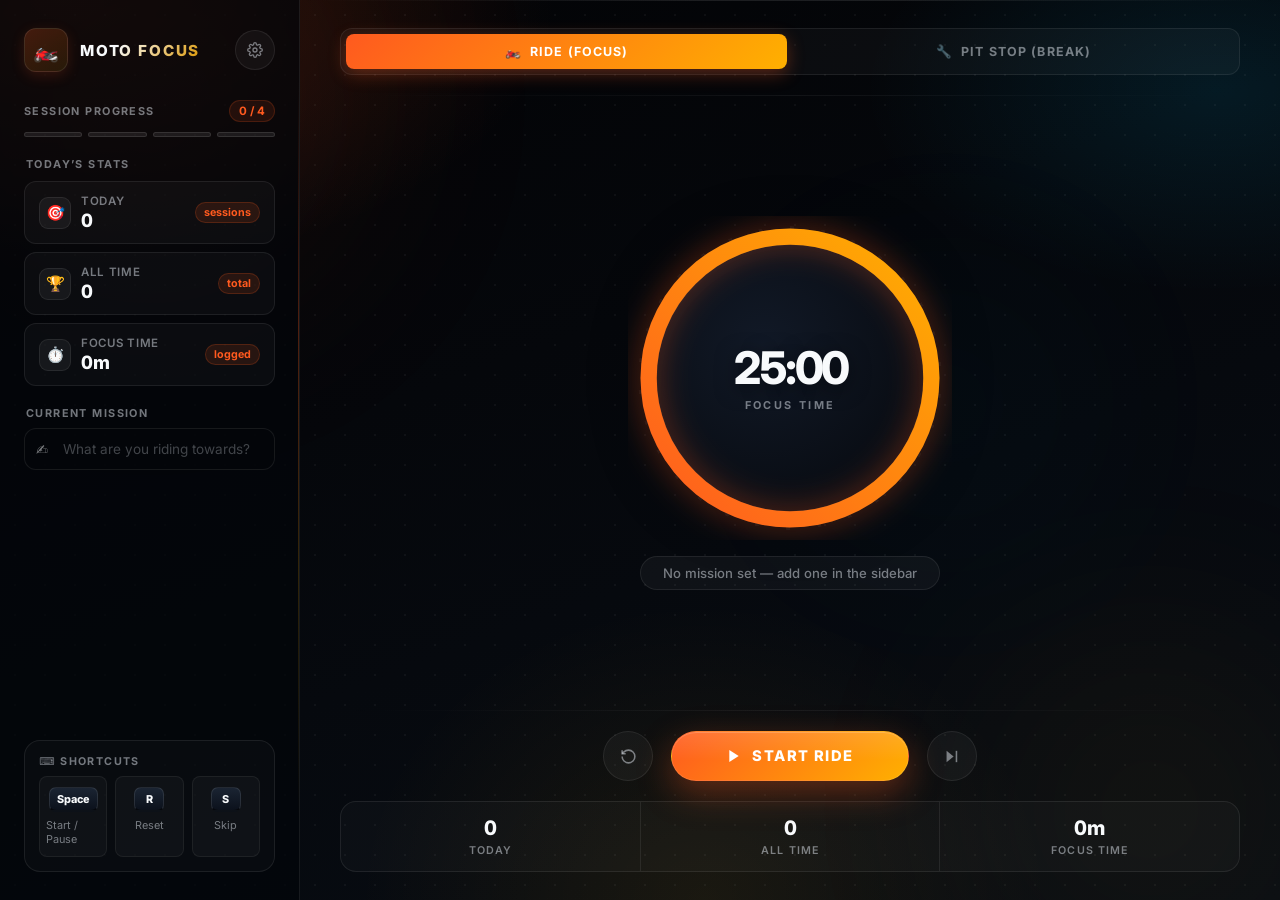
<file: index.html>
<!DOCTYPE html>
<html lang="en">
  <head>
    <meta charset="UTF-8" />
    <meta name="viewport" content="width=device-width, initial-scale=1.0" />
    <title>Moto Focus &mdash; Pomodoro Timer</title>
    <link rel="stylesheet" href="style.css" />
    <link href="https://fonts.googleapis.com/css2?family=Inter:wght@300;400;500;600;700;800&display=swap" rel="stylesheet" />
  </head>
  <body>

    <!-- Ambient background -->
    <div class="bg-circles">
      <div class="circle circle-1"></div>
      <div class="circle circle-2"></div>
      <div class="circle circle-3"></div>
    </div>

    <div class="app-wrapper">

      <!-- ═══ LEFT SIDEBAR ═══════════════════════════════════════ -->
      <aside class="sidebar">

        <!-- Logo + Settings -->
        <header class="header">
          <div class="logo">
            <span class="logo-icon">&#x1F3CD;&#xFE0F;</span>
            <span class="logo-text">Moto Focus</span>
          </div>
          <button class="btn-icon settings-btn" id="settingsBtn" title="Settings">
            <svg viewBox="0 0 24 24" fill="none" stroke="currentColor" stroke-width="2">
              <circle cx="12" cy="12" r="3"/>
              <path d="M19.4 15a1.65 1.65 0 0 0 .33 1.82l.06.06a2 2 0 0 1-2.83 2.83l-.06-.06a1.65 1.65 0 0 0-1.82-.33 1.65 1.65 0 0 0-1 1.51V21a2 2 0 0 1-4 0v-.09A1.65 1.65 0 0 0 9 19.4a1.65 1.65 0 0 0-1.82.33l-.06.06a2 2 0 0 1-2.83-2.83l.06-.06A1.65 1.65 0 0 0 4.68 15a1.65 1.65 0 0 0-1.51-1H3a2 2 0 0 1 0-4h.09A1.65 1.65 0 0 0 4.6 9a1.65 1.65 0 0 0-.33-1.82l-.06-.06a2 2 0 0 1 2.83-2.83l.06.06A1.65 1.65 0 0 0 9 4.68a1.65 1.65 0 0 0 1-1.51V3a2 2 0 0 1 4 0v.09a1.65 1.65 0 0 0 1 1.51 1.65 1.65 0 0 0 1.82-.33l.06-.06a2 2 0 0 1 2.83 2.83l-.06.06A1.65 1.65 0 0 0 19.4 9a1.65 1.65 0 0 0 1.51 1H21a2 2 0 0 1 0 4h-.09a1.65 1.65 0 0 0-1.51 1z"/>
            </svg>
          </button>
        </header>

        <!-- Settings Panel -->
        <div class="settings-panel" id="settingsPanel">
          <div class="settings-header">
            <span class="settings-title">&#x1F3C1; Garage Settings</span>
            <button class="settings-close" id="settingsClose">&#x2715;</button>
          </div>
          <div class="settings-body">
            <div class="setting-row">
              <div class="setting-info">
                <span class="setting-label">Auto-start Break</span>
                <span class="setting-desc">Start break automatically after focus ends</span>
              </div>
              <label class="toggle"><input type="checkbox" id="autoStartBreak" /><span class="toggle-slider"></span></label>
            </div>
            <div class="setting-divider"></div>
            <div class="setting-row">
              <div class="setting-info">
                <span class="setting-label">Auto-start Focus</span>
                <span class="setting-desc">Start focus automatically after break ends</span>
              </div>
              <label class="toggle"><input type="checkbox" id="autoStartFocus" /><span class="toggle-slider"></span></label>
            </div>
          </div>
        </div>

        <!-- Session Tracker -->
        <div class="session-tracker">
          <div class="session-tracker-header">
            <span class="session-label-text">Session Progress</span>
            <span class="session-cycle-text" id="sessionCycleText">0 / 4</span>
          </div>
          <div class="session-dots" id="sessionDots"></div>
        </div>

        <!-- Stats -->
        <div class="stats-block">
          <span class="stats-block-title">Today&#x2019;s Stats</span>
          <div class="stat-item">
            <div class="stat-item-left">
              <div class="stat-icon">&#x1F3AF;</div>
              <div class="stat-text">
                <span class="stat-name">Today</span>
                <span class="stat-value" id="todayCount">0</span>
              </div>
            </div>
            <span class="stat-badge">sessions</span>
          </div>
          <div class="stat-item">
            <div class="stat-item-left">
              <div class="stat-icon">&#x1F3C6;</div>
              <div class="stat-text">
                <span class="stat-name">All Time</span>
                <span class="stat-value" id="totalCount">0</span>
              </div>
            </div>
            <span class="stat-badge">total</span>
          </div>
          <div class="stat-item">
            <div class="stat-item-left">
              <div class="stat-icon">&#x23F1;&#xFE0F;</div>
              <div class="stat-text">
                <span class="stat-name">Focus Time</span>
                <span class="stat-value" id="focusTime">0m</span>
              </div>
            </div>
            <span class="stat-badge">logged</span>
          </div>
        </div>

        <!-- Current Task -->
        <div class="task-section">
          <span class="task-section-title">Current Mission</span>
          <div class="task-input-wrap">
            <span class="task-input-icon">&#x270D;&#xFE0F;</span>
            <input type="text" class="task-input" id="taskInput"
              placeholder="What are you riding towards?" maxlength="60" />
          </div>
        </div>

        <!-- Keyboard Shortcuts -->
        <div class="keyboard-shortcuts">
          <span class="shortcuts-title">&#x2328; Shortcuts</span>
          <div class="shortcuts-list">
            <div class="shortcut"><kbd>Space</kbd>Start / Pause</div>
            <div class="shortcut"><kbd>R</kbd>Reset</div>
            <div class="shortcut"><kbd>S</kbd>Skip</div>
          </div>
        </div>

      </aside>

      <!-- ═══ RIGHT MAIN PANEL ════════════════════════════════════ -->
      <main class="main-panel">

        <!-- Mode Tabs -->
        <div class="mode-tabs">
          <button class="tab active" data-mode="focus">&#x1F3CD;&#xFE0F; &nbsp;Ride (Focus)</button>
          <button class="tab" data-mode="break">&#x1F527; &nbsp;Pit Stop (Break)</button>
        </div>

        <!-- Timer Ring -->
        <div class="timer-card">
          <div class="ring-container">
            <svg class="progress-ring" viewBox="0 0 220 220">
              <defs>
                <linearGradient id="ringGradient" x1="0%" y1="0%" x2="100%" y2="100%">
                  <stop offset="0%"   stop-color="#ff5a1f"/>
                  <stop offset="100%" stop-color="#ffb000"/>
                </linearGradient>
                <linearGradient id="breakGradient" x1="0%" y1="0%" x2="100%" y2="100%">
                  <stop offset="0%"   stop-color="#00c2ff"/>
                  <stop offset="100%" stop-color="#1d4ed8"/>
                </linearGradient>
                <linearGradient id="warnGradient" x1="0%" y1="0%" x2="100%" y2="100%">
                  <stop offset="0%"   stop-color="#ff2222"/>
                  <stop offset="100%" stop-color="#ff6600"/>
                </linearGradient>
                <filter id="glow">
                  <feGaussianBlur stdDeviation="4" result="coloredBlur"/>
                  <feMerge><feMergeNode in="coloredBlur"/><feMergeNode in="SourceGraphic"/></feMerge>
                </filter>
              </defs>
              <circle class="ring-track"    cx="110" cy="110" r="96"/>
              <circle class="ring-progress" id="ringProgress" cx="110" cy="110" r="96" filter="url(#glow)"/>
            </svg>
            <div class="timer-display">
              <div class="time" id="timeDisplay">25:00</div>
              <div class="mode-label" id="modeLabel">Focus Time</div>
            </div>
          </div>

          <!-- Task chip shown under the ring -->
          <div class="current-task-chip" id="currentTaskChip">No mission set &mdash; add one in the sidebar</div>
        </div>

        <!-- Controls -->
        <div class="controls">
          <button class="btn-icon" id="resetBtn" title="Reset (R)">
            <svg viewBox="0 0 24 24" fill="none" stroke="currentColor" stroke-width="2.2">
              <path d="M3 12a9 9 0 1 0 9-9 9.75 9.75 0 0 0-6.74 2.74L3 8"/>
              <path d="M3 3v5h5"/>
            </svg>
          </button>
          <button class="btn-primary" id="startStopBtn">
            <span class="btn-icon-play" id="btnIcon">
              <svg viewBox="0 0 24 24" fill="currentColor"><polygon points="5,3 19,12 5,21"/></svg>
            </span>
            <span id="btnText">Start Ride</span>
          </button>
          <button class="btn-icon" id="skipBtn" title="Skip (S)">
            <svg viewBox="0 0 24 24" fill="none" stroke="currentColor" stroke-width="2.2">
              <polygon points="5,4 15,12 5,20" fill="currentColor" stroke="none"/>
              <line x1="19" y1="4" x2="19" y2="20"/>
            </svg>
          </button>
        </div>

        <!-- Stats Bar -->
        <div class="stats-bar">
          <div class="stat">
            <span class="stat-value" id="todayCountBar">0</span>
            <span class="stat-label">Today</span>
          </div>
          <div class="stat-divider"></div>
          <div class="stat">
            <span class="stat-value" id="totalCountBar">0</span>
            <span class="stat-label">All Time</span>
          </div>
          <div class="stat-divider"></div>
          <div class="stat">
            <span class="stat-value" id="focusTimeBar">0m</span>
            <span class="stat-label">Focus Time</span>
          </div>
        </div>

      </main>
    </div>

    <!-- Toast -->
    <div class="toast" id="toast">
      <span class="toast-icon" id="toastIcon">&#x1F345;</span>
      <span id="toastMsg">Time's up!</span>
    </div>

    <script src="app.js"></script>
  </body>
</html>
</file>
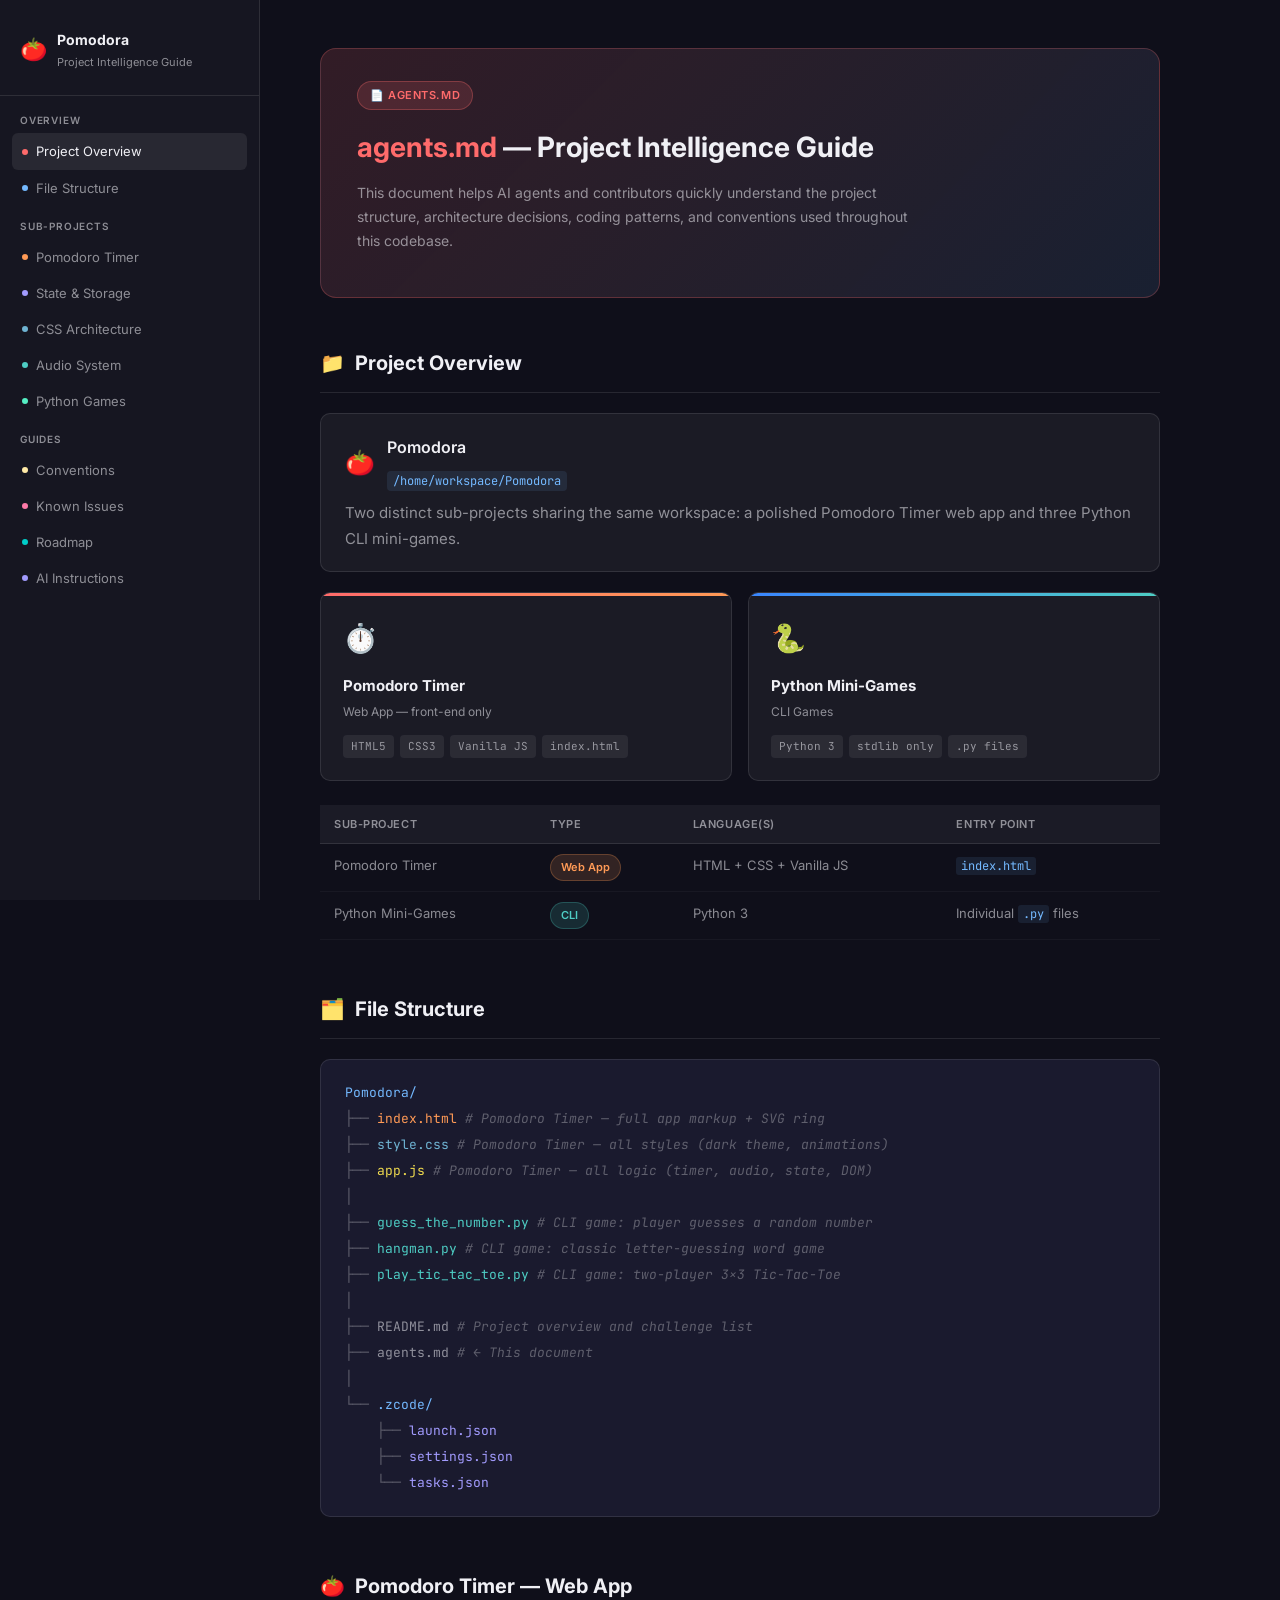
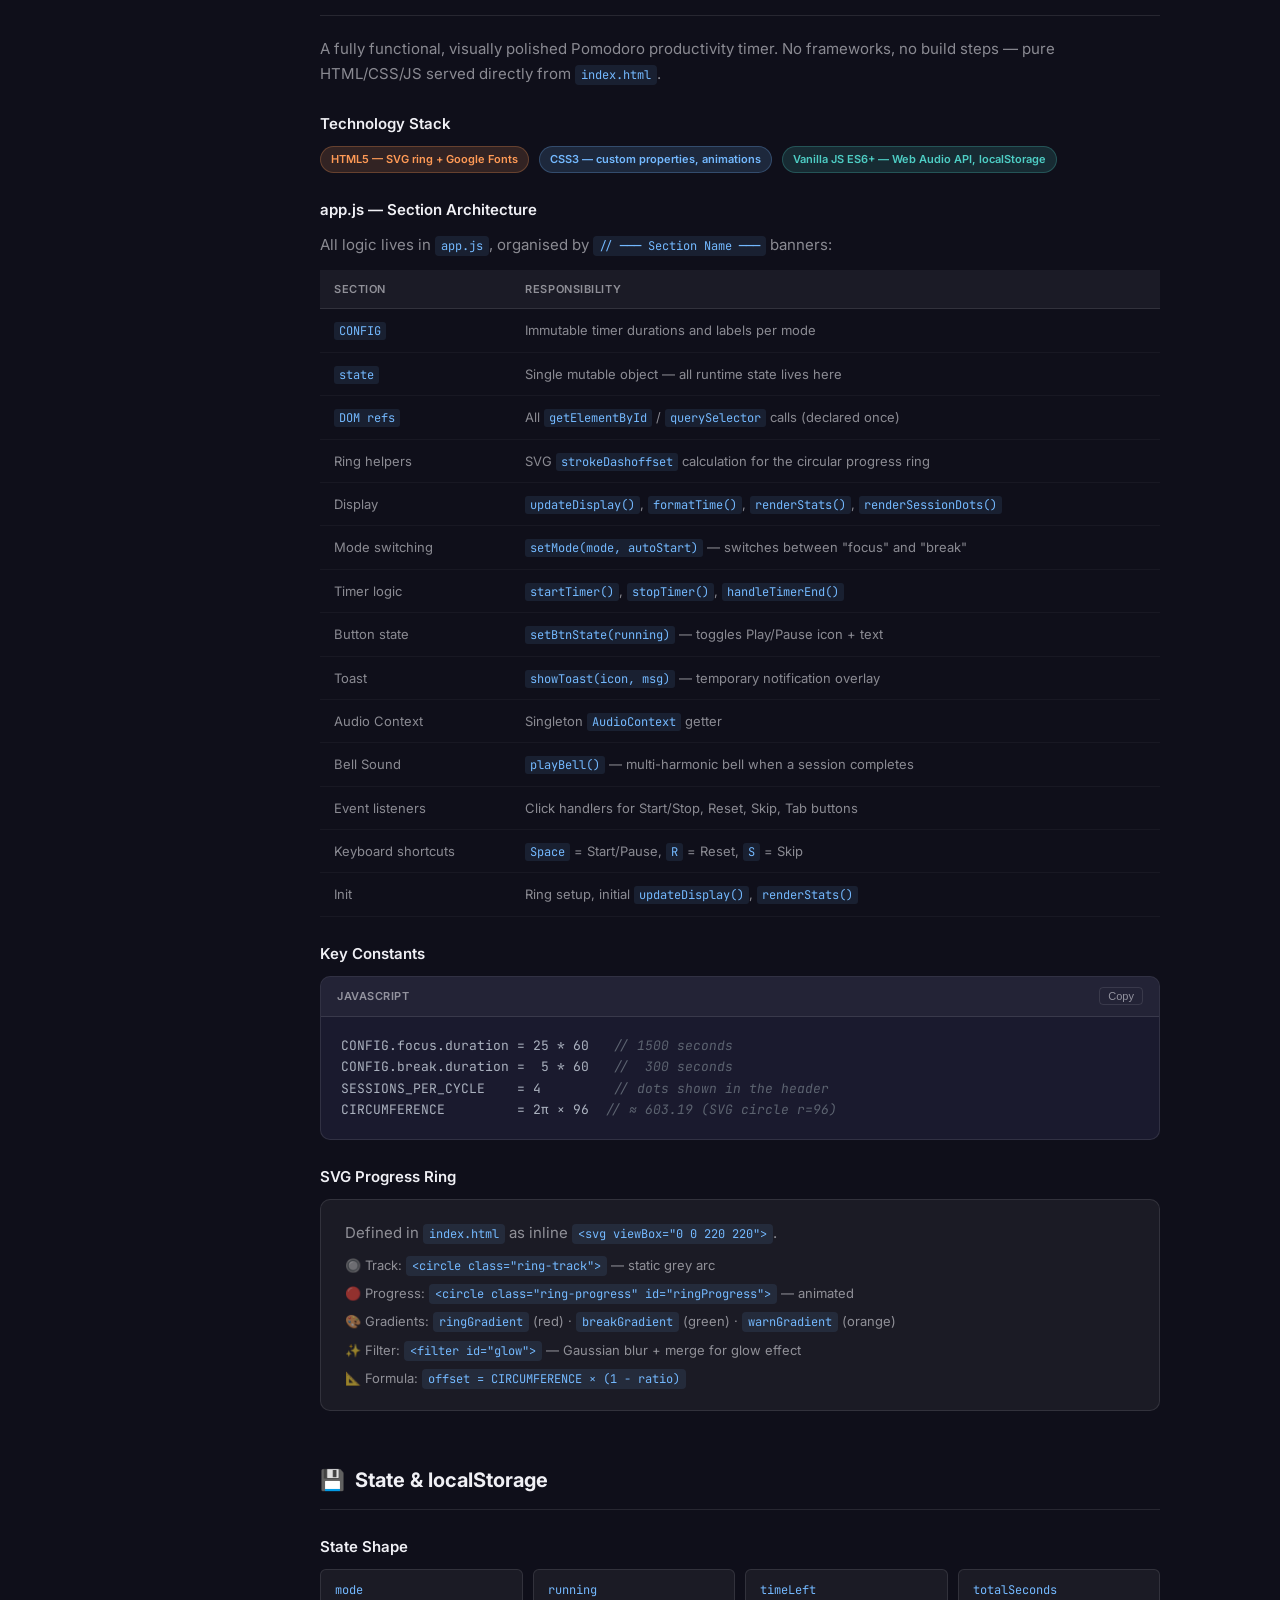
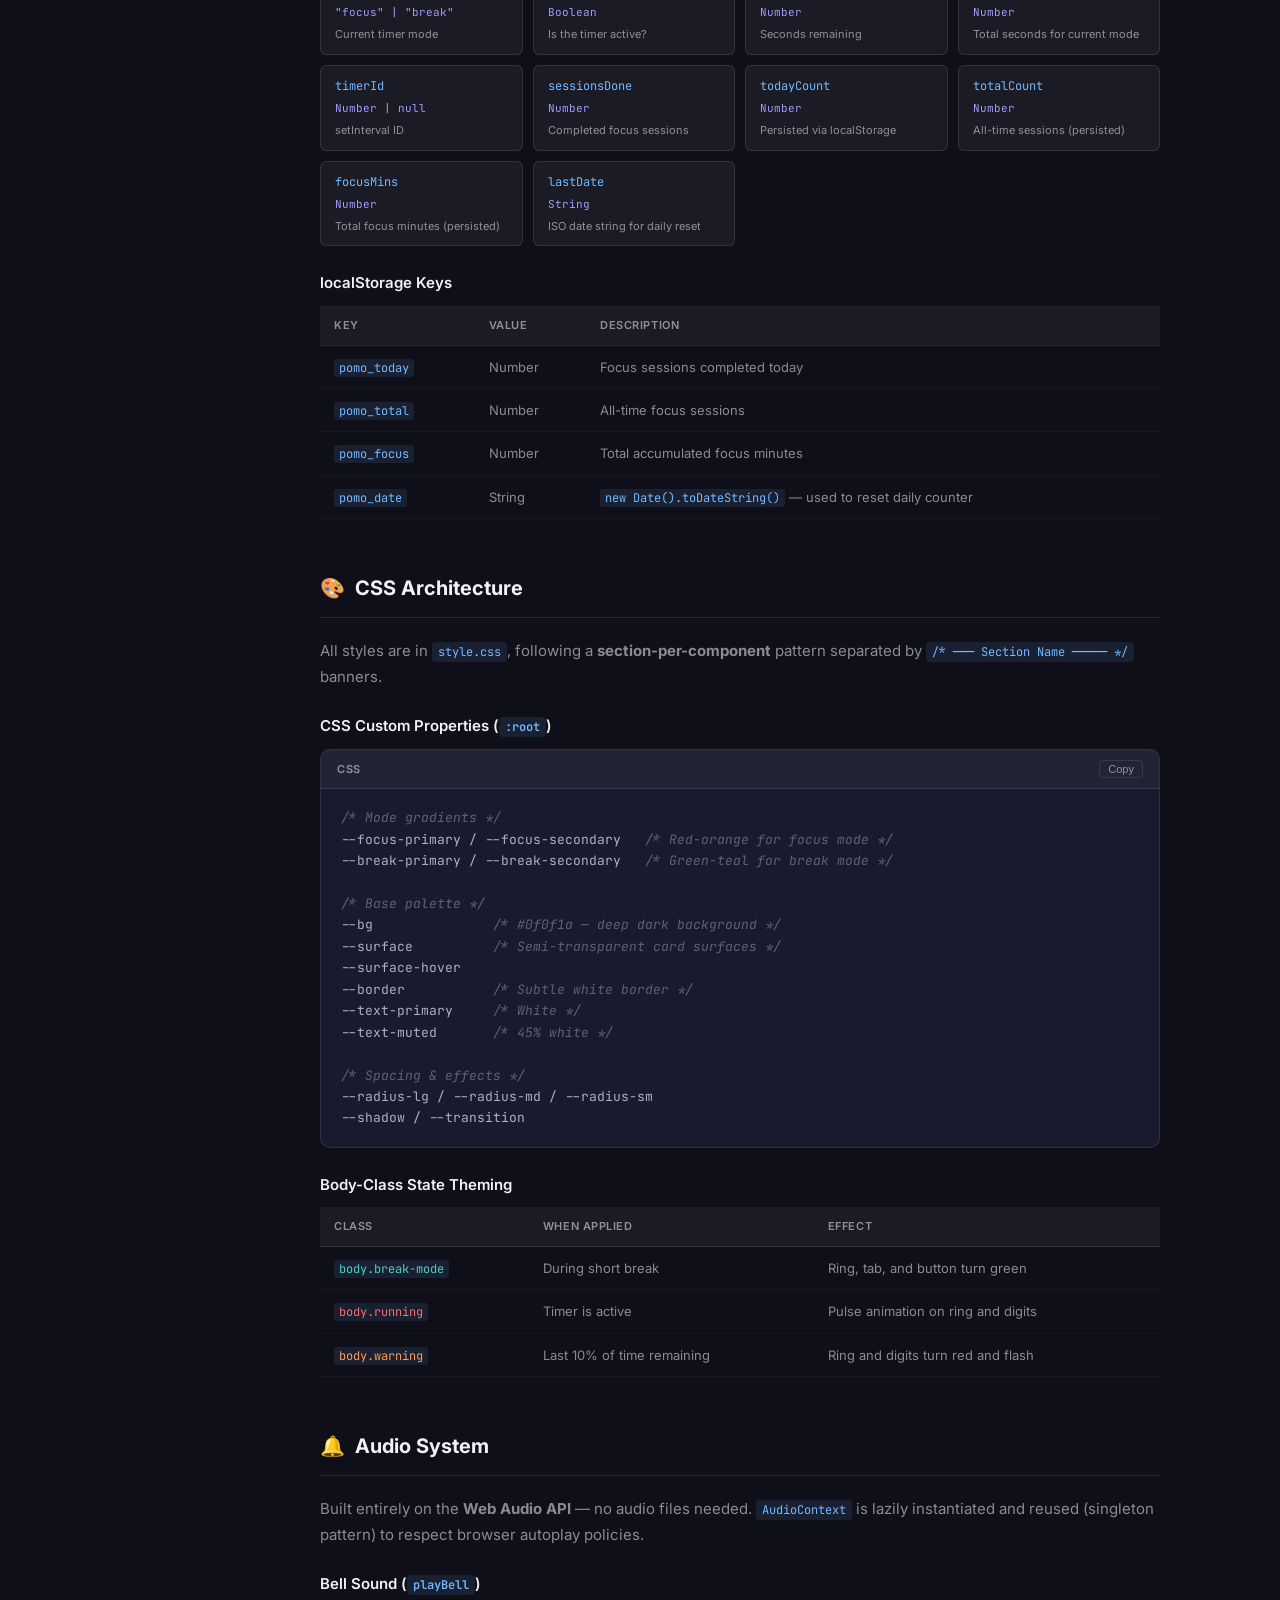
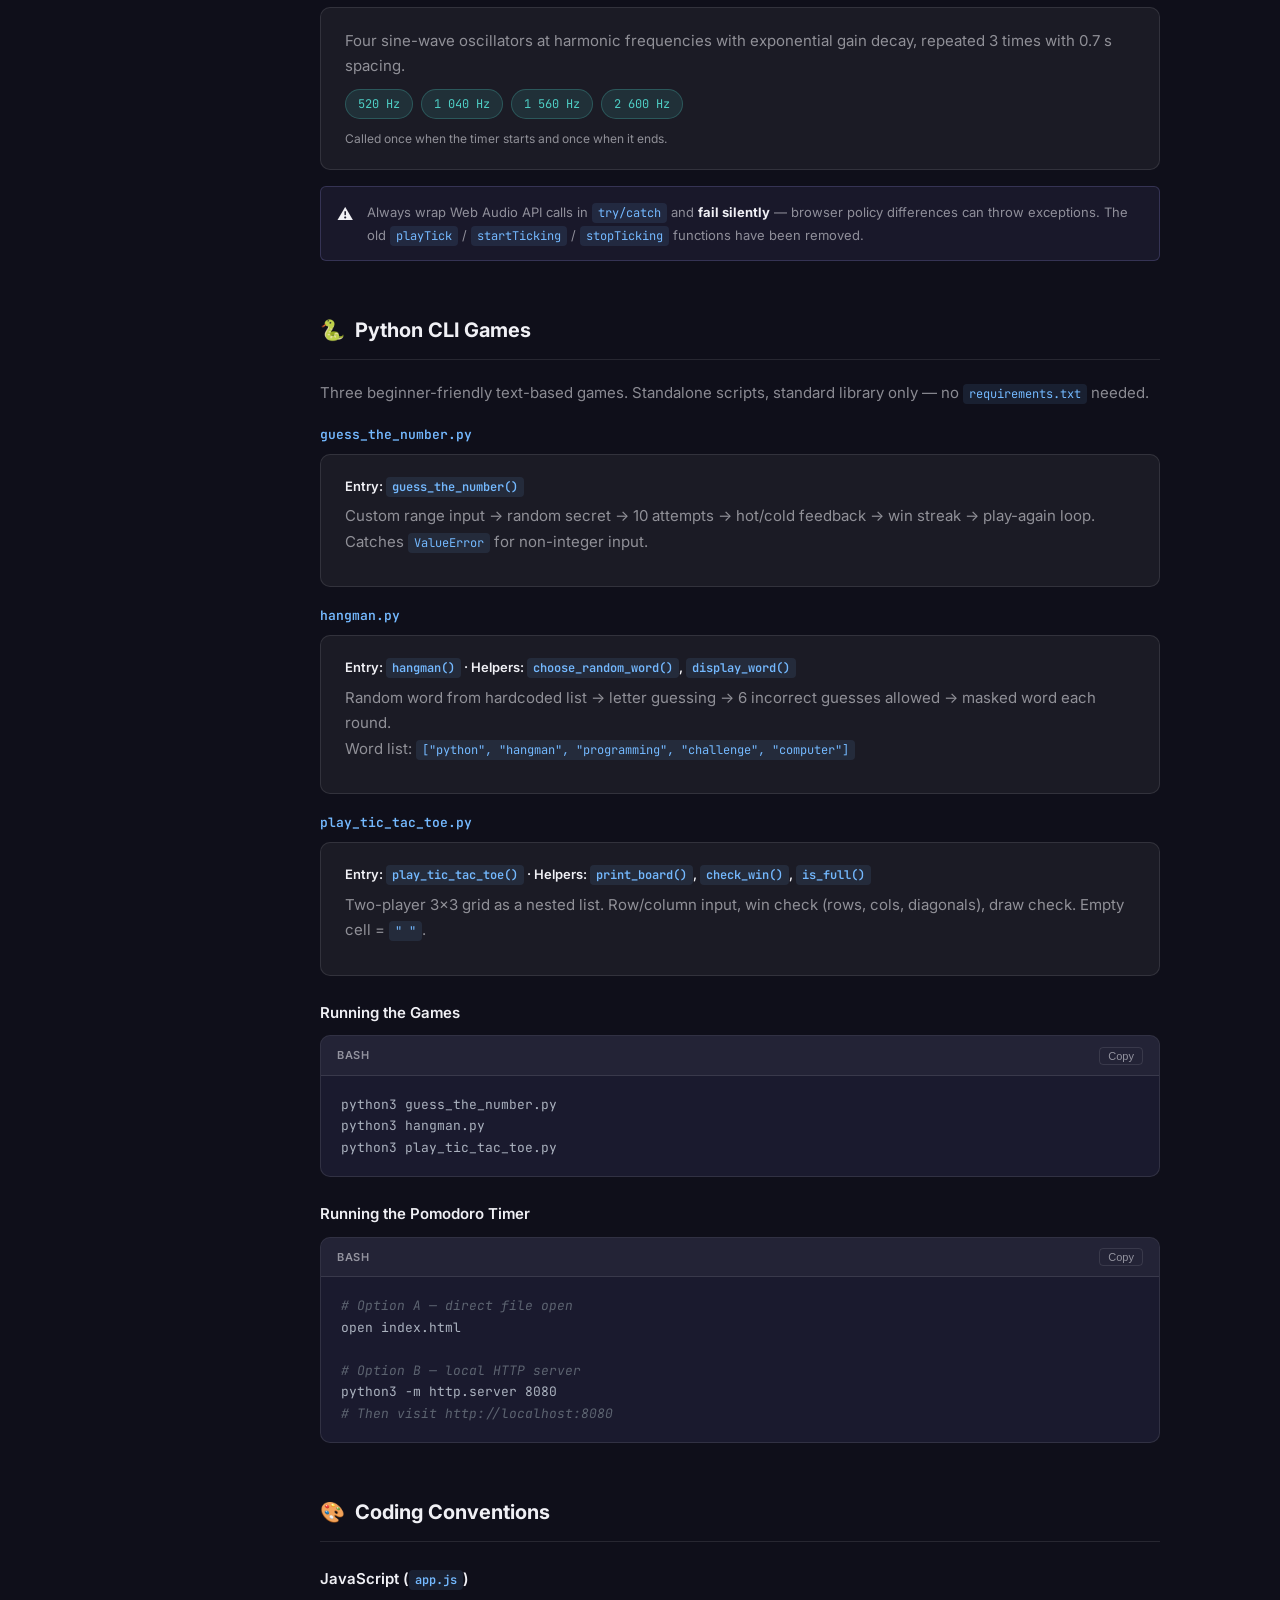
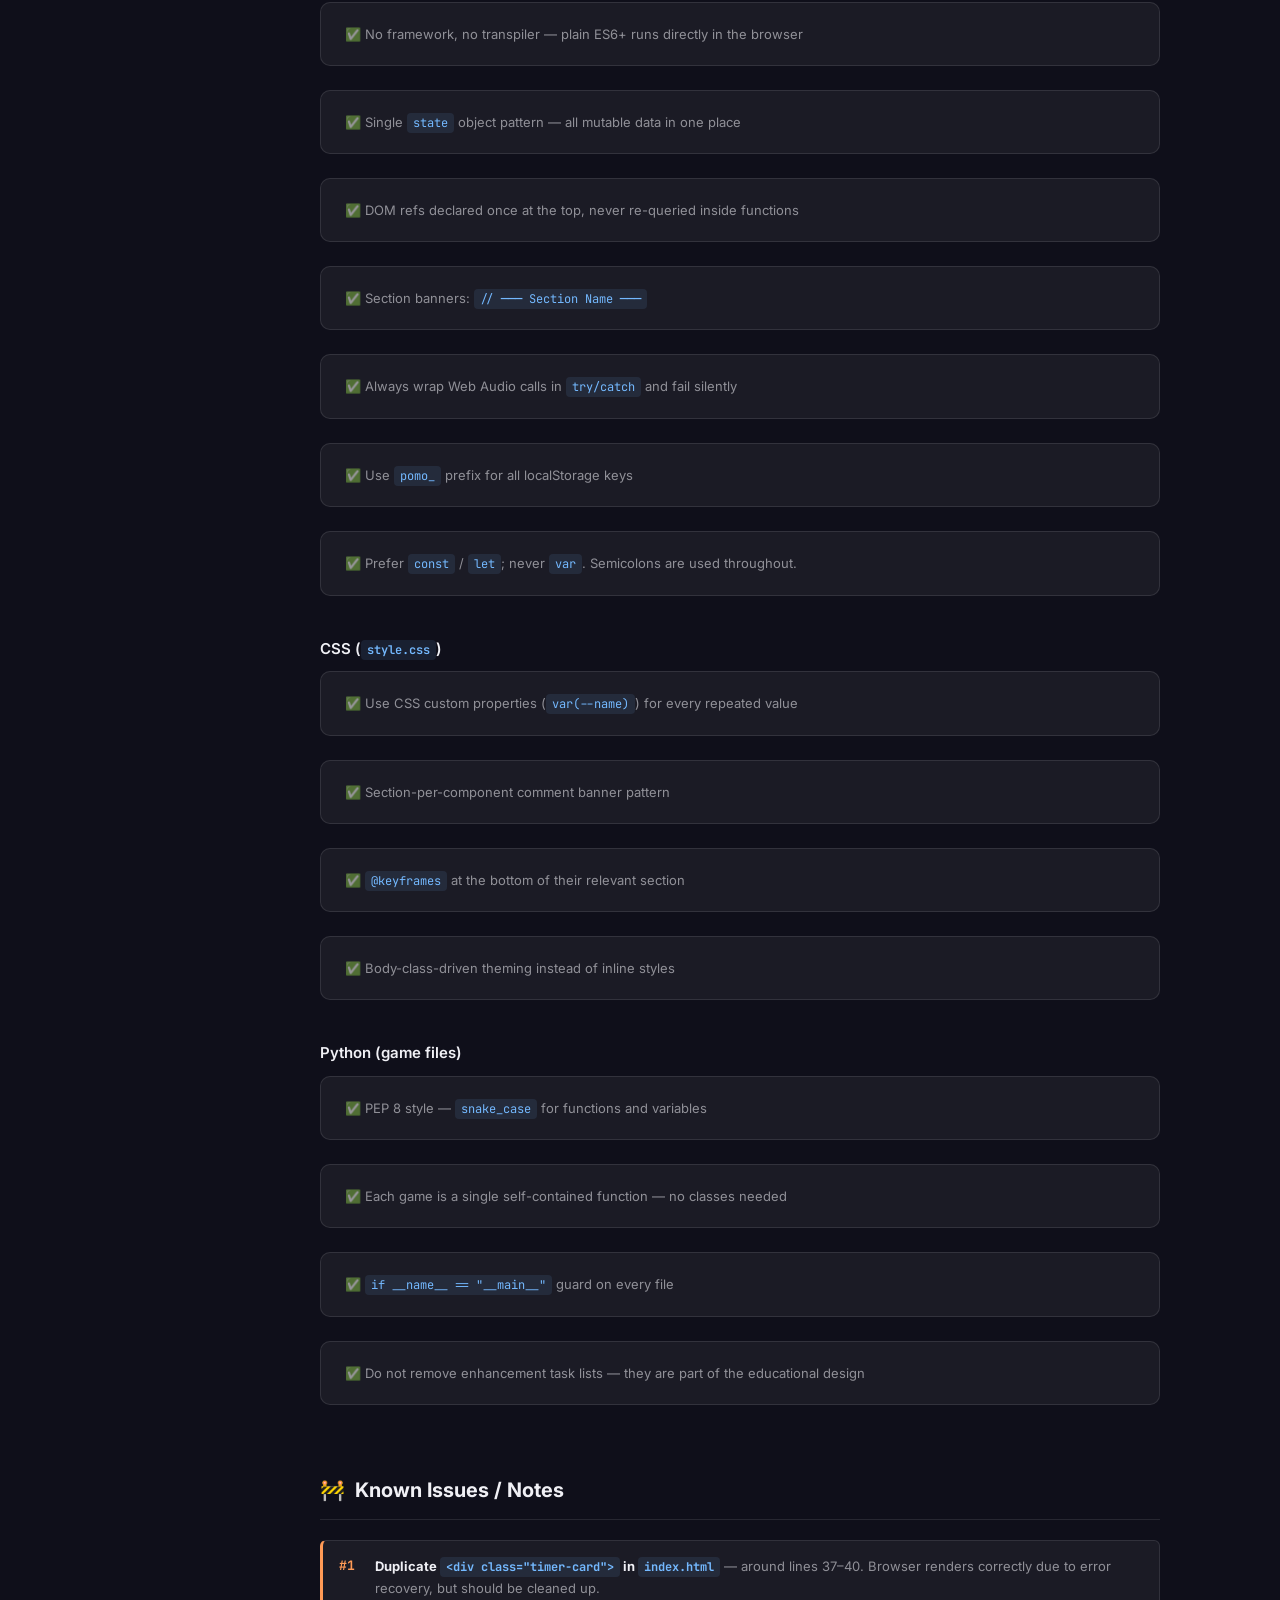
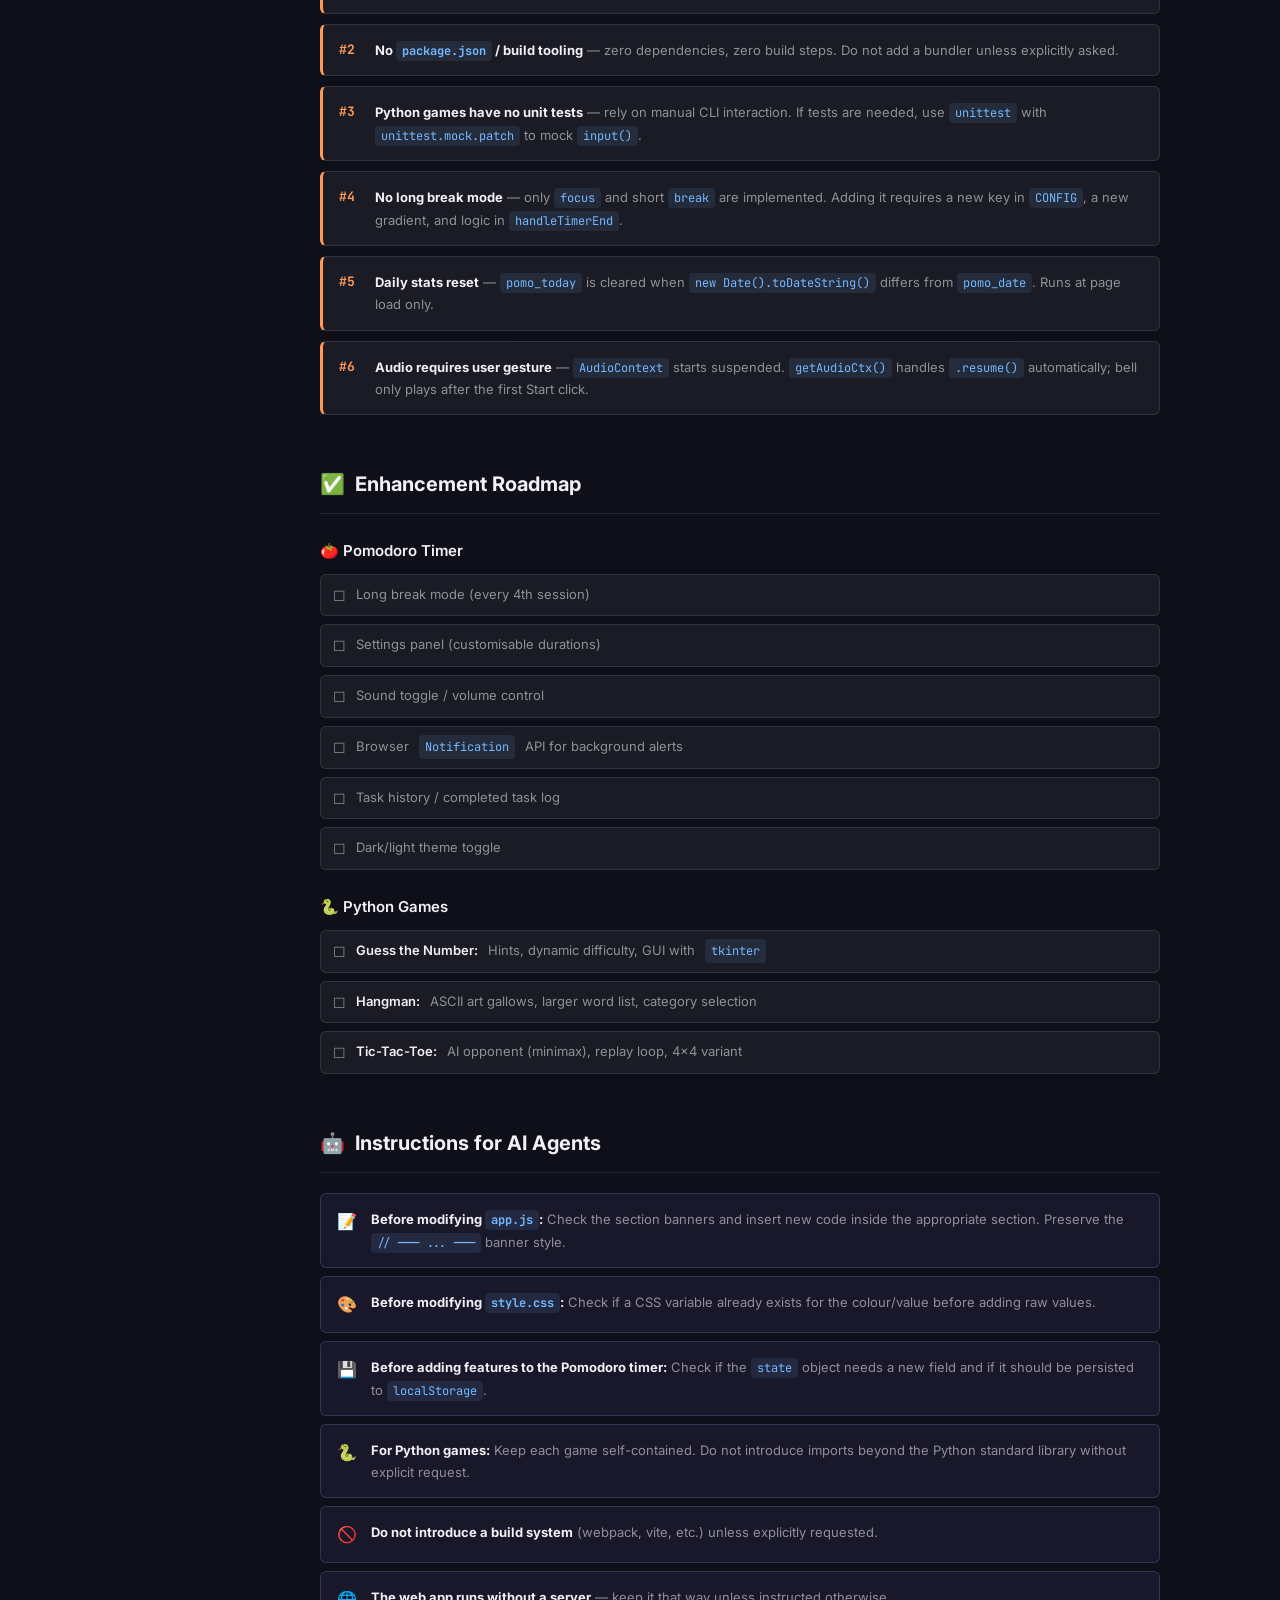
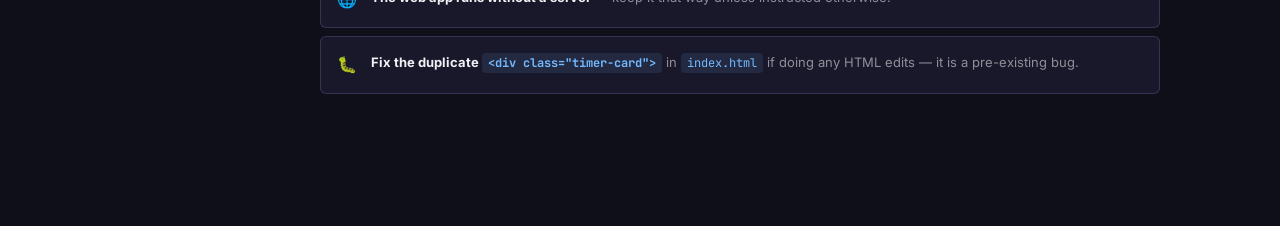
<file: agents-preview.html>
<!DOCTYPE html>
<html lang="en">
<head>
  <meta charset="UTF-8" />
  <meta name="viewport" content="width=device-width, initial-scale=1.0" />
  <title>agents.md — Project Intelligence Guide</title>
  <link rel="preconnect" href="https://fonts.googleapis.com" />
  <link href="https://fonts.googleapis.com/css2?family=Inter:wght@400;500;600;700&family=JetBrains+Mono:wght@400;500&display=swap" rel="stylesheet" />
  <style>
    /* ─── Reset & Base ───────────────────────────────────────────────── */
    *, *::before, *::after { box-sizing: border-box; margin: 0; padding: 0; }

    :root {
      --bg:            #0f0f1a;
      --surface:       rgba(255,255,255,0.05);
      --surface-hover: rgba(255,255,255,0.08);
      --border:        rgba(255,255,255,0.10);
      --text-primary:  #f0f0f5;
      --text-muted:    rgba(240,240,245,0.55);
      --accent-red:    #ff6b6b;
      --accent-orange: #ff9a56;
      --accent-green:  #4ecdc4;
      --accent-blue:   #74b9ff;
      --accent-purple: #a29bfe;
      --accent-yellow: #ffeaa7;
      --radius-lg:     16px;
      --radius-md:     10px;
      --radius-sm:     6px;
      --shadow:        0 8px 32px rgba(0,0,0,0.4);
      --transition:    0.2s ease;
    }

    html { scroll-behavior: smooth; }

    body {
      background: var(--bg);
      color: var(--text-primary);
      font-family: 'Inter', sans-serif;
      font-size: 15px;
      line-height: 1.7;
      min-height: 100vh;
    }

    /* ─── Layout ─────────────────────────────────────────────────────── */
    .page-wrapper {
      display: grid;
      grid-template-columns: 260px 1fr;
      min-height: 100vh;
    }

    /* ─── Sidebar ────────────────────────────────────────────────────── */
    .sidebar {
      position: sticky;
      top: 0;
      height: 100vh;
      overflow-y: auto;
      background: rgba(255,255,255,0.03);
      border-right: 1px solid var(--border);
      padding: 28px 0 40px;
    }
    .sidebar::-webkit-scrollbar { width: 4px; }
    .sidebar::-webkit-scrollbar-thumb { background: var(--border); border-radius: 2px; }

    .sidebar-brand {
      display: flex;
      align-items: center;
      gap: 10px;
      padding: 0 20px 24px;
      border-bottom: 1px solid var(--border);
      margin-bottom: 16px;
    }
    .sidebar-brand .emoji { font-size: 22px; }
    .sidebar-brand .title { font-weight: 700; font-size: 14px; color: var(--text-primary); }
    .sidebar-brand .sub   { font-size: 11px; color: var(--text-muted); margin-top: 1px; }

    .nav-section { padding: 0 12px; margin-bottom: 6px; }
    .nav-label {
      font-size: 10px;
      font-weight: 600;
      letter-spacing: 0.08em;
      text-transform: uppercase;
      color: var(--text-muted);
      padding: 0 8px;
      margin-bottom: 4px;
    }
    .nav-item {
      display: flex;
      align-items: center;
      gap: 8px;
      padding: 7px 10px;
      border-radius: var(--radius-sm);
      color: var(--text-muted);
      text-decoration: none;
      font-size: 13px;
      transition: var(--transition);
    }
    .nav-item:hover, .nav-item.active {
      background: var(--surface-hover);
      color: var(--text-primary);
    }
    .nav-item .dot {
      width: 6px; height: 6px;
      border-radius: 50%;
      flex-shrink: 0;
    }

    /* ─── Main Content ───────────────────────────────────────────────── */
    .main {
      padding: 48px 60px 80px;
      max-width: 960px;
    }

    /* ─── Top Banner ─────────────────────────────────────────────────── */
    .hero {
      background: linear-gradient(135deg, rgba(255,107,107,0.15), rgba(116,185,255,0.10));
      border: 1px solid rgba(255,107,107,0.25);
      border-radius: var(--radius-lg);
      padding: 32px 36px;
      margin-bottom: 48px;
    }
    .hero-badge {
      display: inline-flex;
      align-items: center;
      gap: 6px;
      background: rgba(255,107,107,0.15);
      border: 1px solid rgba(255,107,107,0.3);
      border-radius: 20px;
      padding: 4px 12px;
      font-size: 11px;
      font-weight: 600;
      color: var(--accent-red);
      letter-spacing: 0.05em;
      text-transform: uppercase;
      margin-bottom: 14px;
    }
    .hero h1 { font-size: 28px; font-weight: 700; margin-bottom: 10px; }
    .hero h1 span { color: var(--accent-red); }
    .hero p { color: var(--text-muted); font-size: 14px; max-width: 560px; }

    /* ─── Section headings ───────────────────────────────────────────── */
    .section { margin-bottom: 52px; }
    .section-title {
      display: flex;
      align-items: center;
      gap: 10px;
      font-size: 20px;
      font-weight: 700;
      margin-bottom: 20px;
      padding-bottom: 12px;
      border-bottom: 1px solid var(--border);
    }
    .section-title .icon {
      font-size: 20px;
      line-height: 1;
    }

    h3 {
      font-size: 15px;
      font-weight: 600;
      color: var(--text-primary);
      margin: 24px 0 10px;
    }
    h4 {
      font-size: 13px;
      font-weight: 600;
      color: var(--accent-blue);
      margin: 18px 0 8px;
      font-family: 'JetBrains Mono', monospace;
    }
    p { color: var(--text-muted); margin-bottom: 12px; }

    /* ─── Cards ──────────────────────────────────────────────────────── */
    .card {
      background: var(--surface);
      border: 1px solid var(--border);
      border-radius: var(--radius-md);
      padding: 20px 24px;
      margin-bottom: 16px;
    }
    .card-title {
      font-size: 13px;
      font-weight: 600;
      color: var(--text-primary);
      margin-bottom: 6px;
    }
    .card-sub { font-size: 13px; color: var(--text-muted); }

    /* ─── Sub-project Cards ──────────────────────────────────────────── */
    .subproject-grid {
      display: grid;
      grid-template-columns: 1fr 1fr;
      gap: 16px;
      margin-bottom: 24px;
    }
    .subproject-card {
      background: var(--surface);
      border: 1px solid var(--border);
      border-radius: var(--radius-md);
      padding: 22px;
      position: relative;
      overflow: hidden;
      transition: var(--transition);
    }
    .subproject-card:hover { border-color: rgba(255,255,255,0.2); transform: translateY(-2px); }
    .subproject-card::before {
      content: '';
      position: absolute;
      top: 0; left: 0; right: 0;
      height: 3px;
    }
    .subproject-card.web::before  { background: linear-gradient(90deg, var(--accent-red), var(--accent-orange)); }
    .subproject-card.py::before   { background: linear-gradient(90deg, #3a86ff, var(--accent-green)); }
    .sp-emoji { font-size: 28px; margin-bottom: 10px; }
    .sp-name  { font-size: 15px; font-weight: 700; margin-bottom: 4px; }
    .sp-type  { font-size: 12px; color: var(--text-muted); margin-bottom: 12px; }
    .sp-tags  { display: flex; flex-wrap: wrap; gap: 6px; }
    .sp-tag {
      background: rgba(255,255,255,0.07);
      border-radius: 4px;
      padding: 2px 8px;
      font-size: 11px;
      font-family: 'JetBrains Mono', monospace;
      color: var(--text-muted);
    }

    /* ─── Tables ─────────────────────────────────────────────────────── */
    .table-wrap { overflow-x: auto; margin-bottom: 20px; }
    table {
      width: 100%;
      border-collapse: collapse;
      font-size: 13px;
    }
    th {
      background: rgba(255,255,255,0.05);
      color: var(--text-muted);
      font-weight: 600;
      font-size: 11px;
      letter-spacing: 0.05em;
      text-transform: uppercase;
      padding: 10px 14px;
      text-align: left;
      border-bottom: 1px solid var(--border);
    }
    td {
      padding: 10px 14px;
      border-bottom: 1px solid rgba(255,255,255,0.04);
      color: var(--text-muted);
      vertical-align: top;
    }
    tr:hover td { background: rgba(255,255,255,0.02); }
    td code, th code {
      font-family: 'JetBrains Mono', monospace;
      font-size: 12px;
      color: var(--accent-blue);
      background: rgba(116,185,255,0.1);
      padding: 1px 5px;
      border-radius: 3px;
    }

    /* ─── Code blocks ────────────────────────────────────────────────── */
    .code-block {
      background: #1a1a2e;
      border: 1px solid var(--border);
      border-radius: var(--radius-md);
      overflow: hidden;
      margin-bottom: 16px;
    }
    .code-header {
      display: flex;
      align-items: center;
      justify-content: space-between;
      padding: 10px 16px;
      background: rgba(255,255,255,0.04);
      border-bottom: 1px solid var(--border);
    }
    .code-lang {
      font-size: 11px;
      font-weight: 600;
      letter-spacing: 0.05em;
      text-transform: uppercase;
      color: var(--text-muted);
    }
    .code-copy {
      font-size: 11px;
      color: var(--text-muted);
      cursor: pointer;
      padding: 2px 8px;
      border-radius: 4px;
      border: 1px solid var(--border);
      background: transparent;
      transition: var(--transition);
    }
    .code-copy:hover { background: var(--surface-hover); color: var(--text-primary); }
    pre {
      padding: 18px 20px;
      overflow-x: auto;
      font-family: 'JetBrains Mono', monospace;
      font-size: 13px;
      line-height: 1.65;
      color: #abb2bf;
    }
    pre .kw  { color: #c678dd; }
    pre .str { color: #98c379; }
    pre .cm  { color: #5c6370; font-style: italic; }
    pre .nb  { color: #e06c75; }
    pre .nm  { color: #d19a66; }
    pre .fn  { color: #61afef; }

    /* ─── Inline code ────────────────────────────────────────────────── */
    code {
      font-family: 'JetBrains Mono', monospace;
      font-size: 12px;
      color: var(--accent-blue);
      background: rgba(116,185,255,0.1);
      padding: 2px 6px;
      border-radius: 4px;
    }

    /* ─── Badge pills ────────────────────────────────────────────────── */
    .badge {
      display: inline-flex;
      align-items: center;
      gap: 4px;
      padding: 3px 10px;
      border-radius: 20px;
      font-size: 11px;
      font-weight: 600;
    }
    .badge-red    { background: rgba(255,107,107,0.15); color: var(--accent-red);    border: 1px solid rgba(255,107,107,0.25); }
    .badge-green  { background: rgba(78,205,196,0.15);  color: var(--accent-green);  border: 1px solid rgba(78,205,196,0.25);  }
    .badge-blue   { background: rgba(116,185,255,0.15); color: var(--accent-blue);   border: 1px solid rgba(116,185,255,0.25); }
    .badge-purple { background: rgba(162,155,254,0.15); color: var(--accent-purple); border: 1px solid rgba(162,155,254,0.25); }
    .badge-orange { background: rgba(255,154,86,0.15);  color: var(--accent-orange); border: 1px solid rgba(255,154,86,0.25);  }

    /* ─── State shape ────────────────────────────────────────────────── */
    .state-grid {
      display: grid;
      grid-template-columns: repeat(auto-fill, minmax(200px, 1fr));
      gap: 10px;
      margin-bottom: 16px;
    }
    .state-item {
      background: var(--surface);
      border: 1px solid var(--border);
      border-radius: var(--radius-sm);
      padding: 10px 14px;
    }
    .state-key   { font-family: 'JetBrains Mono', monospace; font-size: 12px; color: var(--accent-blue); margin-bottom: 3px; }
    .state-type  { font-size: 11px; color: var(--accent-purple); margin-bottom: 3px; font-family: 'JetBrains Mono', monospace; }
    .state-desc  { font-size: 11px; color: var(--text-muted); }

    /* ─── Body-class table colours ───────────────────────────────────── */
    .bc-focus { color: var(--accent-red); }
    .bc-break { color: var(--accent-green); }
    .bc-warn  { color: var(--accent-orange); }

    /* ─── Checklist ──────────────────────────────────────────────────── */
    .checklist { list-style: none; display: flex; flex-direction: column; gap: 8px; }
    .checklist li {
      display: flex;
      align-items: flex-start;
      gap: 10px;
      font-size: 13px;
      color: var(--text-muted);
      padding: 8px 12px;
      border-radius: var(--radius-sm);
      background: var(--surface);
      border: 1px solid var(--border);
    }
    .check-icon { font-size: 14px; flex-shrink: 0; margin-top: 1px; }
    .checklist li strong { color: var(--text-primary); font-weight: 600; }

    /* ─── Issues list ────────────────────────────────────────────────── */
    .issue-list { display: flex; flex-direction: column; gap: 10px; }
    .issue-item {
      display: flex;
      gap: 14px;
      background: var(--surface);
      border: 1px solid var(--border);
      border-left: 3px solid var(--accent-orange);
      border-radius: var(--radius-sm);
      padding: 14px 16px;
    }
    .issue-num {
      font-family: 'JetBrains Mono', monospace;
      font-size: 13px;
      font-weight: 700;
      color: var(--accent-orange);
      flex-shrink: 0;
      width: 22px;
    }
    .issue-body { font-size: 13px; color: var(--text-muted); }
    .issue-body strong { color: var(--text-primary); }

    /* ─── AI Instruction cards ───────────────────────────────────────── */
    .ai-card {
      display: flex;
      gap: 14px;
      background: rgba(162,155,254,0.07);
      border: 1px solid rgba(162,155,254,0.2);
      border-radius: var(--radius-sm);
      padding: 14px 16px;
      margin-bottom: 8px;
    }
    .ai-bullet { font-size: 16px; flex-shrink: 0; }
    .ai-text   { font-size: 13px; color: var(--text-muted); }
    .ai-text strong { color: var(--text-primary); }

    /* ─── File tree ──────────────────────────────────────────────────── */
    .file-tree {
      background: #1a1a2e;
      border: 1px solid var(--border);
      border-radius: var(--radius-md);
      padding: 20px 24px;
      font-family: 'JetBrains Mono', monospace;
      font-size: 13px;
      line-height: 2;
    }
    .ft-dir   { color: var(--accent-blue); }
    .ft-html  { color: var(--accent-orange); }
    .ft-css   { color: #6fb3d2; }
    .ft-js    { color: #f0db4f; }
    .ft-py    { color: var(--accent-green); }
    .ft-md    { color: var(--text-muted); }
    .ft-cfg   { color: var(--accent-purple); }
    .ft-dim   { color: rgba(255,255,255,0.25); }
    .ft-comment { color: rgba(255,255,255,0.3); font-style: italic; margin-left: 8px; }

    /* ─── Audio / subsystem pills ────────────────────────────────────── */
    .freq-row {
      display: flex;
      flex-wrap: wrap;
      gap: 8px;
      margin: 10px 0;
    }
    .freq-pill {
      background: rgba(78,205,196,0.12);
      border: 1px solid rgba(78,205,196,0.25);
      border-radius: 20px;
      padding: 4px 12px;
      font-family: 'JetBrains Mono', monospace;
      font-size: 12px;
      color: var(--accent-green);
    }

    /* ─── Divider ────────────────────────────────────────────────────── */
    hr { border: none; border-top: 1px solid var(--border); margin: 32px 0; }

    /* ─── Responsive ─────────────────────────────────────────────────── */
    @media (max-width: 900px) {
      .page-wrapper { grid-template-columns: 1fr; }
      .sidebar { display: none; }
      .main { padding: 32px 24px 60px; }
      .subproject-grid { grid-template-columns: 1fr; }
    }
  </style>
</head>
<body>
<div class="page-wrapper">

  <!-- ── Sidebar ── -->
  <nav class="sidebar">
    <div class="sidebar-brand">
      <span class="emoji">🍅</span>
      <div>
        <div class="title">Pomodora</div>
        <div class="sub">Project Intelligence Guide</div>
      </div>
    </div>

    <div class="nav-section">
      <div class="nav-label">Overview</div>
      <a class="nav-item" href="#overview"><span class="dot" style="background:#ff6b6b"></span>Project Overview</a>
      <a class="nav-item" href="#structure"><span class="dot" style="background:#74b9ff"></span>File Structure</a>
    </div>

    <div class="nav-section" style="margin-top:12px">
      <div class="nav-label">Sub-projects</div>
      <a class="nav-item" href="#pomodoro"><span class="dot" style="background:#ff9a56"></span>Pomodoro Timer</a>
      <a class="nav-item" href="#state"><span class="dot" style="background:#a29bfe"></span>State &amp; Storage</a>
      <a class="nav-item" href="#css"><span class="dot" style="background:#6fb3d2"></span>CSS Architecture</a>
      <a class="nav-item" href="#audio"><span class="dot" style="background:#4ecdc4"></span>Audio System</a>
      <a class="nav-item" href="#python"><span class="dot" style="background:#55efc4"></span>Python Games</a>
    </div>

    <div class="nav-section" style="margin-top:12px">
      <div class="nav-label">Guides</div>
      <a class="nav-item" href="#conventions"><span class="dot" style="background:#ffeaa7"></span>Conventions</a>
      <a class="nav-item" href="#issues"><span class="dot" style="background:#fd79a8"></span>Known Issues</a>
      <a class="nav-item" href="#roadmap"><span class="dot" style="background:#00cec9"></span>Roadmap</a>
      <a class="nav-item" href="#ai"><span class="dot" style="background:#a29bfe"></span>AI Instructions</a>
    </div>
  </nav>

  <!-- ── Main ── -->
  <main class="main">

    <!-- Hero -->
    <div class="hero">
      <div class="hero-badge">📄 agents.md</div>
      <h1><span>agents.md</span> — Project Intelligence Guide</h1>
      <p>This document helps AI agents and contributors quickly understand the project
         structure, architecture decisions, coding patterns, and conventions used
         throughout this codebase.</p>
    </div>

    <!-- ── Project Overview ── -->
    <section class="section" id="overview">
      <div class="section-title"><span class="icon">📁</span> Project Overview</div>

      <div class="card" style="margin-bottom:20px">
        <div style="display:flex; align-items:center; gap:12px; margin-bottom:8px">
          <span style="font-size:24px">🍅</span>
          <div>
            <div class="card-title" style="font-size:16px">Pomodora</div>
            <code>/home/workspace/Pomodora</code>
          </div>
        </div>
        <p style="margin:0">Two distinct sub-projects sharing the same workspace: a polished Pomodoro Timer web app and three Python CLI mini-games.</p>
      </div>

      <div class="subproject-grid">
        <div class="subproject-card web">
          <div class="sp-emoji">⏱️</div>
          <div class="sp-name">Pomodoro Timer</div>
          <div class="sp-type">Web App — front-end only</div>
          <div class="sp-tags">
            <span class="sp-tag">HTML5</span>
            <span class="sp-tag">CSS3</span>
            <span class="sp-tag">Vanilla JS</span>
            <span class="sp-tag">index.html</span>
          </div>
        </div>
        <div class="subproject-card py">
          <div class="sp-emoji">🐍</div>
          <div class="sp-name">Python Mini-Games</div>
          <div class="sp-type">CLI Games</div>
          <div class="sp-tags">
            <span class="sp-tag">Python 3</span>
            <span class="sp-tag">stdlib only</span>
            <span class="sp-tag">.py files</span>
          </div>
        </div>
      </div>

      <div class="table-wrap">
        <table>
          <thead>
            <tr><th>Sub-project</th><th>Type</th><th>Language(s)</th><th>Entry Point</th></tr>
          </thead>
          <tbody>
            <tr>
              <td>Pomodoro Timer</td>
              <td><span class="badge badge-orange">Web App</span></td>
              <td>HTML + CSS + Vanilla JS</td>
              <td><code>index.html</code></td>
            </tr>
            <tr>
              <td>Python Mini-Games</td>
              <td><span class="badge badge-green">CLI</span></td>
              <td>Python 3</td>
              <td>Individual <code>.py</code> files</td>
            </tr>
          </tbody>
        </table>
      </div>
    </section>

    <!-- ── File Structure ── -->
    <section class="section" id="structure">
      <div class="section-title"><span class="icon">🗂️</span> File Structure</div>
      <div class="file-tree">
        <span class="ft-dir">Pomodora/</span><br>
        <span class="ft-dim">├── </span><span class="ft-html">index.html</span><span class="ft-comment"># Pomodoro Timer — full app markup + SVG ring</span><br>
        <span class="ft-dim">├── </span><span class="ft-css">style.css</span><span class="ft-comment"># Pomodoro Timer — all styles (dark theme, animations)</span><br>
        <span class="ft-dim">├── </span><span class="ft-js">app.js</span><span class="ft-comment"># Pomodoro Timer — all logic (timer, audio, state, DOM)</span><br>
        <span class="ft-dim">│</span><br>
        <span class="ft-dim">├── </span><span class="ft-py">guess_the_number.py</span><span class="ft-comment"># CLI game: player guesses a random number</span><br>
        <span class="ft-dim">├── </span><span class="ft-py">hangman.py</span><span class="ft-comment"># CLI game: classic letter-guessing word game</span><br>
        <span class="ft-dim">├── </span><span class="ft-py">play_tic_tac_toe.py</span><span class="ft-comment"># CLI game: two-player 3×3 Tic-Tac-Toe</span><br>
        <span class="ft-dim">│</span><br>
        <span class="ft-dim">├── </span><span class="ft-md">README.md</span><span class="ft-comment"># Project overview and challenge list</span><br>
        <span class="ft-dim">├── </span><span class="ft-md">agents.md</span><span class="ft-comment"># ← This document</span><br>
        <span class="ft-dim">│</span><br>
        <span class="ft-dim">└── </span><span class="ft-dir">.zcode/</span><br>
        <span class="ft-dim">&nbsp;&nbsp;&nbsp;&nbsp;├── </span><span class="ft-cfg">launch.json</span><br>
        <span class="ft-dim">&nbsp;&nbsp;&nbsp;&nbsp;├── </span><span class="ft-cfg">settings.json</span><br>
        <span class="ft-dim">&nbsp;&nbsp;&nbsp;&nbsp;└── </span><span class="ft-cfg">tasks.json</span>
      </div>
    </section>

    <!-- ── Pomodoro Timer ── -->
    <section class="section" id="pomodoro">
      <div class="section-title"><span class="icon">🍅</span> Pomodoro Timer — Web App</div>

      <p>A fully functional, visually polished Pomodoro productivity timer. No frameworks, no build steps — pure HTML/CSS/JS served directly from <code>index.html</code>.</p>

      <h3>Technology Stack</h3>
      <div style="display:flex; gap:10px; flex-wrap:wrap; margin-bottom:20px">
        <span class="badge badge-orange">HTML5 — SVG ring + Google Fonts</span>
        <span class="badge badge-blue">CSS3 — custom properties, animations</span>
        <span class="badge badge-green">Vanilla JS ES6+ — Web Audio API, localStorage</span>
      </div>

      <h3>app.js — Section Architecture</h3>
      <p>All logic lives in <code>app.js</code>, organised by <code>// ─── Section Name ───</code> banners:</p>

      <div class="table-wrap">
        <table>
          <thead><tr><th>Section</th><th>Responsibility</th></tr></thead>
          <tbody>
            <tr><td><code>CONFIG</code></td><td>Immutable timer durations and labels per mode</td></tr>
            <tr><td><code>state</code></td><td>Single mutable object — all runtime state lives here</td></tr>
            <tr><td><code>DOM refs</code></td><td>All <code>getElementById</code> / <code>querySelector</code> calls (declared once)</td></tr>
            <tr><td>Ring helpers</td><td>SVG <code>strokeDashoffset</code> calculation for the circular progress ring</td></tr>
            <tr><td>Display</td><td><code>updateDisplay()</code>, <code>formatTime()</code>, <code>renderStats()</code>, <code>renderSessionDots()</code></td></tr>
            <tr><td>Mode switching</td><td><code>setMode(mode, autoStart)</code> — switches between "focus" and "break"</td></tr>
            <tr><td>Timer logic</td><td><code>startTimer()</code>, <code>stopTimer()</code>, <code>handleTimerEnd()</code></td></tr>
            <tr><td>Button state</td><td><code>setBtnState(running)</code> — toggles Play/Pause icon + text</td></tr>
            <tr><td>Toast</td><td><code>showToast(icon, msg)</code> — temporary notification overlay</td></tr>
            <tr><td>Audio Context</td><td>Singleton <code>AudioContext</code> getter</td></tr>
            <tr><td>Bell Sound</td><td><code>playBell()</code> — multi-harmonic bell when a session completes</td></tr>
            <tr><td>Event listeners</td><td>Click handlers for Start/Stop, Reset, Skip, Tab buttons</td></tr>
            <tr><td>Keyboard shortcuts</td><td><code>Space</code> = Start/Pause, <code>R</code> = Reset, <code>S</code> = Skip</td></tr>
            <tr><td>Init</td><td>Ring setup, initial <code>updateDisplay()</code>, <code>renderStats()</code></td></tr>
          </tbody>
        </table>
      </div>

      <h3>Key Constants</h3>
      <div class="code-block">
        <div class="code-header">
          <span class="code-lang">JavaScript</span>
          <button class="code-copy" onclick="copyCode(this)">Copy</button>
        </div>
        <pre>CONFIG.focus.duration = 25 * 60   <span class="cm">// 1500 seconds</span>
CONFIG.break.duration =  5 * 60   <span class="cm">//  300 seconds</span>
SESSIONS_PER_CYCLE    = 4         <span class="cm">// dots shown in the header</span>
CIRCUMFERENCE         = 2π × 96  <span class="cm">// ≈ 603.19 (SVG circle r=96)</span></pre>
      </div>

      <h3>SVG Progress Ring</h3>
      <div class="card">
        <p style="margin-bottom:8px">Defined in <code>index.html</code> as inline <code>&lt;svg viewBox="0 0 220 220"&gt;</code>.</p>
        <ul style="list-style:none; display:flex; flex-direction:column; gap:6px; font-size:13px; color:var(--text-muted)">
          <li>🔘 Track: <code>&lt;circle class="ring-track"&gt;</code> — static grey arc</li>
          <li>🔴 Progress: <code>&lt;circle class="ring-progress" id="ringProgress"&gt;</code> — animated</li>
          <li>🎨 Gradients: <code>ringGradient</code> (red) · <code>breakGradient</code> (green) · <code>warnGradient</code> (orange)</li>
          <li>✨ Filter: <code>&lt;filter id="glow"&gt;</code> — Gaussian blur + merge for glow effect</li>
          <li>📐 Formula: <code>offset = CIRCUMFERENCE × (1 − ratio)</code></li>
        </ul>
      </div>
    </section>

    <!-- ── State & Storage ── -->
    <section class="section" id="state">
      <div class="section-title"><span class="icon">💾</span> State &amp; localStorage</div>

      <h3>State Shape</h3>
      <div class="state-grid">
        <div class="state-item"><div class="state-key">mode</div><div class="state-type">"focus" | "break"</div><div class="state-desc">Current timer mode</div></div>
        <div class="state-item"><div class="state-key">running</div><div class="state-type">Boolean</div><div class="state-desc">Is the timer active?</div></div>
        <div class="state-item"><div class="state-key">timeLeft</div><div class="state-type">Number</div><div class="state-desc">Seconds remaining</div></div>
        <div class="state-item"><div class="state-key">totalSeconds</div><div class="state-type">Number</div><div class="state-desc">Total seconds for current mode</div></div>
        <div class="state-item"><div class="state-key">timerId</div><div class="state-type">Number | null</div><div class="state-desc">setInterval ID</div></div>
        <div class="state-item"><div class="state-key">sessionsDone</div><div class="state-type">Number</div><div class="state-desc">Completed focus sessions</div></div>
        <div class="state-item"><div class="state-key">todayCount</div><div class="state-type">Number</div><div class="state-desc">Persisted via localStorage</div></div>
        <div class="state-item"><div class="state-key">totalCount</div><div class="state-type">Number</div><div class="state-desc">All-time sessions (persisted)</div></div>
        <div class="state-item"><div class="state-key">focusMins</div><div class="state-type">Number</div><div class="state-desc">Total focus minutes (persisted)</div></div>
        <div class="state-item"><div class="state-key">lastDate</div><div class="state-type">String</div><div class="state-desc">ISO date string for daily reset</div></div>
      </div>

      <h3>localStorage Keys</h3>
      <div class="table-wrap">
        <table>
          <thead><tr><th>Key</th><th>Value</th><th>Description</th></tr></thead>
          <tbody>
            <tr><td><code>pomo_today</code></td><td>Number</td><td>Focus sessions completed today</td></tr>
            <tr><td><code>pomo_total</code></td><td>Number</td><td>All-time focus sessions</td></tr>
            <tr><td><code>pomo_focus</code></td><td>Number</td><td>Total accumulated focus minutes</td></tr>
            <tr><td><code>pomo_date</code></td><td>String</td><td><code>new Date().toDateString()</code> — used to reset daily counter</td></tr>
          </tbody>
        </table>
      </div>
    </section>

    <!-- ── CSS Architecture ── -->
    <section class="section" id="css">
      <div class="section-title"><span class="icon">🎨</span> CSS Architecture</div>

      <p>All styles are in <code>style.css</code>, following a <strong>section-per-component</strong> pattern separated by <code>/* ─── Section Name ───── */</code> banners.</p>

      <h3>CSS Custom Properties (<code>:root</code>)</h3>
      <div class="code-block">
        <div class="code-header"><span class="code-lang">CSS</span><button class="code-copy" onclick="copyCode(this)">Copy</button></div>
        <pre><span class="cm">/* Mode gradients */</span>
--focus-primary / --focus-secondary   <span class="cm">/* Red-orange for focus mode */</span>
--break-primary / --break-secondary   <span class="cm">/* Green-teal for break mode */</span>

<span class="cm">/* Base palette */</span>
--bg               <span class="cm">/* #0f0f1a — deep dark background */</span>
--surface          <span class="cm">/* Semi-transparent card surfaces */</span>
--surface-hover
--border           <span class="cm">/* Subtle white border */</span>
--text-primary     <span class="cm">/* White */</span>
--text-muted       <span class="cm">/* 45% white */</span>

<span class="cm">/* Spacing & effects */</span>
--radius-lg / --radius-md / --radius-sm
--shadow / --transition</pre>
      </div>

      <h3>Body-Class State Theming</h3>
      <div class="table-wrap">
        <table>
          <thead><tr><th>Class</th><th>When Applied</th><th>Effect</th></tr></thead>
          <tbody>
            <tr>
              <td><code class="bc-break">body.break-mode</code></td>
              <td>During short break</td>
              <td>Ring, tab, and button turn green</td>
            </tr>
            <tr>
              <td><code class="bc-focus">body.running</code></td>
              <td>Timer is active</td>
              <td>Pulse animation on ring and digits</td>
            </tr>
            <tr>
              <td><code class="bc-warn">body.warning</code></td>
              <td>Last 10% of time remaining</td>
              <td>Ring and digits turn red and flash</td>
            </tr>
          </tbody>
        </table>
      </div>
    </section>

    <!-- ── Audio System ── -->
    <section class="section" id="audio">
      <div class="section-title"><span class="icon">🔔</span> Audio System</div>

      <p>Built entirely on the <strong>Web Audio API</strong> — no audio files needed. <code>AudioContext</code> is lazily instantiated and reused (singleton pattern) to respect browser autoplay policies.</p>

      <h3>Bell Sound (<code>playBell</code>)</h3>
      <div class="card">
        <p style="margin-bottom:10px">Four sine-wave oscillators at harmonic frequencies with exponential gain decay, repeated 3 times with 0.7 s spacing.</p>
        <div class="freq-row">
          <span class="freq-pill">520 Hz</span>
          <span class="freq-pill">1 040 Hz</span>
          <span class="freq-pill">1 560 Hz</span>
          <span class="freq-pill">2 600 Hz</span>
        </div>
        <p style="font-size:12px; color:var(--text-muted); margin:0">Called once when the timer starts and once when it ends.</p>
      </div>

      <div class="ai-card">
        <span class="ai-bullet">⚠️</span>
        <div class="ai-text">Always wrap Web Audio API calls in <code>try/catch</code> and <strong>fail silently</strong> — browser policy differences can throw exceptions. The old <code>playTick</code> / <code>startTicking</code> / <code>stopTicking</code> functions have been removed.</div>
      </div>
    </section>

    <!-- ── Python Games ── -->
    <section class="section" id="python">
      <div class="section-title"><span class="icon">🐍</span> Python CLI Games</div>

      <p>Three beginner-friendly text-based games. Standalone scripts, standard library only — no <code>requirements.txt</code> needed.</p>

      <h4>guess_the_number.py</h4>
      <div class="card">
        <div class="card-title">Entry: <code>guess_the_number()</code></div>
        <p>Custom range input → random secret → 10 attempts → hot/cold feedback → win streak → play-again loop. Catches <code>ValueError</code> for non-integer input.</p>
      </div>

      <h4>hangman.py</h4>
      <div class="card">
        <div class="card-title">Entry: <code>hangman()</code> · Helpers: <code>choose_random_word()</code>, <code>display_word()</code></div>
        <p>Random word from hardcoded list → letter guessing → 6 incorrect guesses allowed → masked word each round.<br>
        Word list: <code>["python", "hangman", "programming", "challenge", "computer"]</code></p>
      </div>

      <h4>play_tic_tac_toe.py</h4>
      <div class="card">
        <div class="card-title">Entry: <code>play_tic_tac_toe()</code> · Helpers: <code>print_board()</code>, <code>check_win()</code>, <code>is_full()</code></div>
        <p>Two-player 3×3 grid as a nested list. Row/column input, win check (rows, cols, diagonals), draw check. Empty cell = <code>" "</code>.</p>
      </div>

      <h3>Running the Games</h3>
      <div class="code-block">
        <div class="code-header"><span class="code-lang">bash</span><button class="code-copy" onclick="copyCode(this)">Copy</button></div>
        <pre>python3 guess_the_number.py
python3 hangman.py
python3 play_tic_tac_toe.py</pre>
      </div>

      <h3>Running the Pomodoro Timer</h3>
      <div class="code-block">
        <div class="code-header"><span class="code-lang">bash</span><button class="code-copy" onclick="copyCode(this)">Copy</button></div>
        <pre><span class="cm"># Option A — direct file open</span>
open index.html

<span class="cm"># Option B — local HTTP server</span>
python3 -m http.server 8080
<span class="cm"># Then visit http://localhost:8080</span></pre>
      </div>
    </section>

    <!-- ── Conventions ── -->
    <section class="section" id="conventions">
      <div class="section-title"><span class="icon">🎨</span> Coding Conventions</div>

      <h3>JavaScript (<code>app.js</code>)</h3>
      <ul style="list-style:none; display:flex; flex-direction:column; gap:8px; margin-bottom:20px">
        <li class="card card-sub">✅ No framework, no transpiler — plain ES6+ runs directly in the browser</li>
        <li class="card card-sub">✅ Single <code>state</code> object pattern — all mutable data in one place</li>
        <li class="card card-sub">✅ DOM refs declared once at the top, never re-queried inside functions</li>
        <li class="card card-sub">✅ Section banners: <code>// ─── Section Name ───</code></li>
        <li class="card card-sub">✅ Always wrap Web Audio calls in <code>try/catch</code> and fail silently</li>
        <li class="card card-sub">✅ Use <code>pomo_</code> prefix for all localStorage keys</li>
        <li class="card card-sub">✅ Prefer <code>const</code> / <code>let</code>; never <code>var</code>. Semicolons are used throughout.</li>
      </ul>

      <h3>CSS (<code>style.css</code>)</h3>
      <ul style="list-style:none; display:flex; flex-direction:column; gap:8px; margin-bottom:20px">
        <li class="card card-sub">✅ Use CSS custom properties (<code>var(--name)</code>) for every repeated value</li>
        <li class="card card-sub">✅ Section-per-component comment banner pattern</li>
        <li class="card card-sub">✅ <code>@keyframes</code> at the bottom of their relevant section</li>
        <li class="card card-sub">✅ Body-class-driven theming instead of inline styles</li>
      </ul>

      <h3>Python (game files)</h3>
      <ul style="list-style:none; display:flex; flex-direction:column; gap:8px">
        <li class="card card-sub">✅ PEP 8 style — <code>snake_case</code> for functions and variables</li>
        <li class="card card-sub">✅ Each game is a single self-contained function — no classes needed</li>
        <li class="card card-sub">✅ <code>if __name__ == "__main__"</code> guard on every file</li>
        <li class="card card-sub">✅ Do not remove enhancement task lists — they are part of the educational design</li>
      </ul>
    </section>

    <!-- ── Known Issues ── -->
    <section class="section" id="issues">
      <div class="section-title"><span class="icon">🚧</span> Known Issues / Notes</div>
      <div class="issue-list">
        <div class="issue-item">
          <div class="issue-num">#1</div>
          <div class="issue-body"><strong>Duplicate <code>&lt;div class="timer-card"&gt;</code> in <code>index.html</code></strong> — around lines 37–40. Browser renders correctly due to error recovery, but should be cleaned up.</div>
        </div>
        <div class="issue-item">
          <div class="issue-num">#2</div>
          <div class="issue-body"><strong>No <code>package.json</code> / build tooling</strong> — zero dependencies, zero build steps. Do not add a bundler unless explicitly asked.</div>
        </div>
        <div class="issue-item">
          <div class="issue-num">#3</div>
          <div class="issue-body"><strong>Python games have no unit tests</strong> — rely on manual CLI interaction. If tests are needed, use <code>unittest</code> with <code>unittest.mock.patch</code> to mock <code>input()</code>.</div>
        </div>
        <div class="issue-item">
          <div class="issue-num">#4</div>
          <div class="issue-body"><strong>No long break mode</strong> — only <code>focus</code> and short <code>break</code> are implemented. Adding it requires a new key in <code>CONFIG</code>, a new gradient, and logic in <code>handleTimerEnd</code>.</div>
        </div>
        <div class="issue-item">
          <div class="issue-num">#5</div>
          <div class="issue-body"><strong>Daily stats reset</strong> — <code>pomo_today</code> is cleared when <code>new Date().toDateString()</code> differs from <code>pomo_date</code>. Runs at page load only.</div>
        </div>
        <div class="issue-item">
          <div class="issue-num">#6</div>
          <div class="issue-body"><strong>Audio requires user gesture</strong> — <code>AudioContext</code> starts suspended. <code>getAudioCtx()</code> handles <code>.resume()</code> automatically; bell only plays after the first Start click.</div>
        </div>
      </div>
    </section>

    <!-- ── Roadmap ── -->
    <section class="section" id="roadmap">
      <div class="section-title"><span class="icon">✅</span> Enhancement Roadmap</div>

      <h3>🍅 Pomodoro Timer</h3>
      <ul class="checklist">
        <li><span class="check-icon">☐</span>Long break mode (every 4th session)</li>
        <li><span class="check-icon">☐</span>Settings panel (customisable durations)</li>
        <li><span class="check-icon">☐</span>Sound toggle / volume control</li>
        <li><span class="check-icon">☐</span>Browser <code>Notification</code> API for background alerts</li>
        <li><span class="check-icon">☐</span>Task history / completed task log</li>
        <li><span class="check-icon">☐</span>Dark/light theme toggle</li>
      </ul>

      <h3 style="margin-top:24px">🐍 Python Games</h3>
      <ul class="checklist">
        <li><span class="check-icon">☐</span><strong>Guess the Number:</strong> Hints, dynamic difficulty, GUI with <code>tkinter</code></li>
        <li><span class="check-icon">☐</span><strong>Hangman:</strong> ASCII art gallows, larger word list, category selection</li>
        <li><span class="check-icon">☐</span><strong>Tic-Tac-Toe:</strong> AI opponent (minimax), replay loop, 4×4 variant</li>
      </ul>
    </section>

    <!-- ── AI Instructions ── -->
    <section class="section" id="ai">
      <div class="section-title"><span class="icon">🤖</span> Instructions for AI Agents</div>

      <div class="ai-card"><span class="ai-bullet">📝</span><div class="ai-text"><strong>Before modifying <code>app.js</code>:</strong> Check the section banners and insert new code inside the appropriate section. Preserve the <code>// ─── ... ───</code> banner style.</div></div>
      <div class="ai-card"><span class="ai-bullet">🎨</span><div class="ai-text"><strong>Before modifying <code>style.css</code>:</strong> Check if a CSS variable already exists for the colour/value before adding raw values.</div></div>
      <div class="ai-card"><span class="ai-bullet">💾</span><div class="ai-text"><strong>Before adding features to the Pomodoro timer:</strong> Check if the <code>state</code> object needs a new field and if it should be persisted to <code>localStorage</code>.</div></div>
      <div class="ai-card"><span class="ai-bullet">🐍</span><div class="ai-text"><strong>For Python games:</strong> Keep each game self-contained. Do not introduce imports beyond the Python standard library without explicit request.</div></div>
      <div class="ai-card"><span class="ai-bullet">🚫</span><div class="ai-text"><strong>Do not introduce a build system</strong> (webpack, vite, etc.) unless explicitly requested.</div></div>
      <div class="ai-card"><span class="ai-bullet">🌐</span><div class="ai-text"><strong>The web app runs without a server</strong> — keep it that way unless instructed otherwise.</div></div>
      <div class="ai-card"><span class="ai-bullet">🐛</span><div class="ai-text"><strong>Fix the duplicate <code>&lt;div class="timer-card"&gt;</code></strong> in <code>index.html</code> if doing any HTML edits — it is a pre-existing bug.</div></div>
    </section>

  </main>
</div>

<script>
  // Copy button behaviour
  function copyCode(btn) {
    const pre = btn.closest('.code-block').querySelector('pre');
    navigator.clipboard.writeText(pre.innerText).then(() => {
      btn.textContent = 'Copied!';
      setTimeout(() => btn.textContent = 'Copy', 2000);
    });
  }

  // Active nav highlight on scroll
  const sections = document.querySelectorAll('section[id]');
  const navItems = document.querySelectorAll('.nav-item');
  const observer = new IntersectionObserver(entries => {
    entries.forEach(e => {
      if (e.isIntersecting) {
        navItems.forEach(n => n.classList.remove('active'));
        const active = document.querySelector(`.nav-item[href="#${e.target.id}"]`);
        if (active) active.classList.add('active');
      }
    });
  }, { threshold: 0.4 });
  sections.forEach(s => observer.observe(s));
</script>
</body>
</html>
</file>
<file: style.css>
/* ─── Reset & Base ─────────────────────────────────────────── */
*, *::before, *::after { box-sizing: border-box; margin: 0; padding: 0; }

:root {
  --focus-primary:   #ff5a1f;
  --focus-secondary: #ffb000;
  --break-primary:   #00c2ff;
  --break-secondary: #1d4ed8;
  --bg:              #05070b;
  --border:          rgba(255, 255, 255, 0.08);
  --border-bright:   rgba(255, 255, 255, 0.15);
  --text-primary:    #f8fafc;
  --text-muted:      rgba(226, 232, 240, 0.50);
  --radius-xl:       20px;
  --radius-lg:       16px;
  --radius-md:       12px;
  --radius-sm:       8px;
  --sidebar-w:       300px;
  --transition:      0.28s cubic-bezier(0.4, 0, 0.2, 1);
}

html, body { width: 100%; height: 100%; overflow: hidden; }

body {
  font-family: 'Inter', system-ui, sans-serif;
  background:
    radial-gradient(ellipse 70% 55% at 5%   0%,  rgba(255,90,31,0.18)  0%, transparent 55%),
    radial-gradient(ellipse 55% 45% at 95% 10%,  rgba(0,194,255,0.10)  0%, transparent 50%),
    radial-gradient(ellipse 45% 55% at 55% 100%, rgba(255,176,0,0.08)  0%, transparent 60%),
    linear-gradient(160deg, #020305 0%, #05070b 40%, #080d14 100%);
  color: var(--text-primary);
  display: flex;
  overflow: hidden;
}

body::before {
  content: '';
  position: fixed; inset: 0;
  background-image: radial-gradient(rgba(255,255,255,0.045) 1px, transparent 1px);
  background-size: 30px 30px;
  pointer-events: none; z-index: 0;
}

/* ─── Ambient blobs ─────────────────────────────────────────── */
.bg-circles { position: fixed; inset: 0; z-index: 0; pointer-events: none; overflow: hidden; }
.circle { position: absolute; border-radius: 50%; filter: blur(120px); animation: drift 20s ease-in-out infinite alternate; }
.circle-1 { width:600px;height:600px; background:radial-gradient(circle,rgba(255,90,31,.75),transparent 65%); top:-200px;left:-150px; opacity:.18; }
.circle-2 { width:500px;height:500px; background:radial-gradient(circle,rgba(255,176,0,.65),transparent 68%); bottom:-160px;right:-120px; opacity:.15; animation-delay:-7s; }
.circle-3 { width:360px;height:360px; background:radial-gradient(circle,rgba(0,194,255,.85),transparent 68%); top:25%;right:12%; opacity:.09; animation-delay:-13s; }
body.break-mode .circle-1 { opacity:.05; }
body.break-mode .circle-3 { opacity:.20; }
@keyframes drift { 0%{transform:translate(0,0) scale(1)} 50%{transform:translate(30px,-40px) scale(1.07)} 100%{transform:translate(-24px,32px) scale(.95)} }

/* ═══════════════════════════════════════════════════════════════
   FULL-VIEWPORT LAYOUT
 */
.app-wrapper {
  position: relative; z-index: 1;
  display: grid;
  grid-template-columns: var(--sidebar-w) 1fr;
  width: 100vw; height: 100vh;
  overflow: hidden;
}

/* ─── LEFT SIDEBAR ──────────────────────────────────────────── */
.sidebar {
  position: relative; z-index: 2;
  display: flex; flex-direction: column;
  padding: 28px 24px;
  height: 100vh;
  overflow-y: auto; overflow-x: hidden;
  background: rgba(4,6,10,0.72);
  border-right: 1px solid var(--border);
  scrollbar-width: none;
}
.sidebar::-webkit-scrollbar { display: none; }
.sidebar::after {
  content: '';
  position: absolute; top:80px; bottom:80px; right:0; width:1px;
  background: linear-gradient(to bottom, transparent, rgba(255,90,31,.30), rgba(255,176,0,.18), transparent);
  pointer-events: none;
}

/* ─── RIGHT MAIN PANEL ──────────────────────────────────────── */
.main-panel {
  position: relative; z-index: 1;
  display: grid;
  grid-template-rows: auto 1fr auto auto;
  padding: 28px 40px;
  height: 100vh;
  overflow: hidden;
  gap: 20px;
}
.main-panel::before {
  content: '';
  position: absolute; top:0; left:0; right:0; height:1px;
  background: linear-gradient(90deg,transparent 0%,rgba(255,255,255,.10) 40%,rgba(255,255,255,.10) 60%,transparent);
  pointer-events: none;
}

/* ─── HEADER ────────────────────────────────────────────────── */
.header { display:flex; align-items:center; justify-content:space-between; margin-bottom:28px; flex-shrink:0; }
.logo { display:flex; align-items:center; gap:12px; }
.logo-icon {
  font-size:1.3rem; width:44px; height:44px; border-radius:12px;
  display:grid; place-items:center;
  background:linear-gradient(145deg,rgba(255,90,31,.22),rgba(255,176,0,.10));
  border:1px solid rgba(255,255,255,.09);
  box-shadow:0 4px 14px rgba(255,90,31,.16);
  flex-shrink:0;
}
.logo-text {
  font-size:.95rem; font-weight:800; letter-spacing:.12em; text-transform:uppercase;
  background:linear-gradient(135deg,#f8fafc 30%,rgba(255,176,0,.85));
  -webkit-background-clip:text; -webkit-text-fill-color:transparent; background-clip:text;
}

/* ─── Icon button ───────────────────────────────────────────── */
.btn-icon {
  width:40px; height:40px; border:1px solid var(--border); border-radius:50%;
  background:rgba(255,255,255,.04); color:var(--text-muted);
  display:flex; align-items:center; justify-content:center;
  cursor:pointer; transition:var(--transition); flex-shrink:0;
}
.btn-icon svg { width:16px; height:16px; }
.btn-icon:hover { background:rgba(255,255,255,.09); color:var(--text-primary); border-color:var(--border-bright); transform:scale(1.08); }
.btn-icon:active { transform:scale(.93); }

/* ─── Settings Panel ────────────────────────────────────────── */
.settings-panel {
  position:absolute; top:68px; left:14px; right:14px;
  background:linear-gradient(180deg,rgba(12,18,28,.99),rgba(6,9,15,.99));
  border:1px solid rgba(255,255,255,.10); border-radius:var(--radius-lg);
  box-shadow:0 24px 60px rgba(0,0,0,.5);
  opacity:0; visibility:hidden; transform:translateY(-8px) scale(.97);
  transform-origin:top center; transition:var(--transition); z-index:100; overflow:hidden;
}
.settings-panel.open { opacity:1; visibility:visible; transform:translateY(0) scale(1); }
.settings-header {
  display:flex; align-items:center; justify-content:space-between;
  padding:14px 18px; border-bottom:1px solid rgba(255,255,255,.07);
  background:rgba(255,255,255,.03);
}
.settings-title { font-weight:700; letter-spacing:.06em; text-transform:uppercase; font-size:.76rem; }
.settings-close {
  border:none; background:transparent; color:var(--text-muted); font-size:1rem;
  cursor:pointer; width:26px; height:26px; border-radius:7px;
  display:grid; place-items:center; transition:var(--transition);
}
.settings-close:hover { background:rgba(255,255,255,.08); color:var(--text-primary); }
.settings-body { padding:6px 14px 14px; }
.setting-row { display:flex; align-items:center; justify-content:space-between; gap:12px; padding:11px 4px; }
.setting-info { display:flex; flex-direction:column; gap:2px; }
.setting-label { font-weight:600; font-size:.85rem; }
.setting-desc { color:var(--text-muted); font-size:.74rem; line-height:1.4; }
.setting-divider { height:1px; background:rgba(255,255,255,.06); }
.toggle { position:relative; width:48px; height:26px; display:inline-flex; flex-shrink:0; }
.toggle input { opacity:0; width:0; height:0; }
.toggle-slider { position:absolute; inset:0; border-radius:999px; background:rgba(255,255,255,.10); border:1px solid rgba(255,255,255,.08); transition:var(--transition); }
.toggle-slider::before { content:''; position:absolute; width:18px; height:18px; top:3px; left:3px; border-radius:50%; background:white; transition:var(--transition); box-shadow:0 1px 4px rgba(0,0,0,.4); }
.toggle input:checked + .toggle-slider { background:linear-gradient(135deg,var(--focus-primary),var(--focus-secondary)); border-color:transparent; }
.toggle input:checked + .toggle-slider::before { transform:translateX(22px); }

/* ─── Session Tracker ───────────────────────────────────────── */
.session-tracker { flex-shrink:0; margin-bottom:20px; }
.session-tracker-header { display:flex; align-items:center; justify-content:space-between; margin-bottom:10px; }
.session-label-text { font-size:.68rem; font-weight:700; text-transform:uppercase; letter-spacing:.13em; color:var(--text-muted); }
.session-cycle-text { font-size:.72rem; font-weight:700; color:var(--focus-primary); background:rgba(255,90,31,.10); padding:3px 9px; border-radius:999px; border:1px solid rgba(255,90,31,.18); }
.session-dots { display:flex; gap:6px; }
.dot { flex:1; height:5px; border-radius:999px; background:rgba(255,255,255,.08); border:1px solid rgba(255,255,255,.10); transition:var(--transition); }
.dot.filled { background:linear-gradient(90deg,var(--focus-primary),var(--focus-secondary)); border-color:transparent; box-shadow:0 0 8px rgba(255,90,31,.50); }

/* ─── Sidebar Stats ─────────────────────────────────────────── */
.stats-block { flex-shrink:0; display:flex; flex-direction:column; gap:8px; margin-bottom:20px; }
.stats-block-title { font-size:.68rem; font-weight:700; text-transform:uppercase; letter-spacing:.13em; color:var(--text-muted); padding:0 2px; display:block; margin-bottom:2px; }
.stat-item { display:flex; align-items:center; justify-content:space-between; padding:12px 14px; background:rgba(255,255,255,.03); border:1px solid var(--border); border-radius:var(--radius-md); transition:var(--transition); }
.stat-item:hover { background:rgba(255,255,255,.055); border-color:var(--border-bright); }
.stat-item-left { display:flex; align-items:center; gap:10px; }
.stat-icon { width:32px; height:32px; border-radius:9px; display:grid; place-items:center; font-size:.95rem; background:rgba(255,255,255,.05); border:1px solid var(--border); flex-shrink:0; }
.stat-text { display:flex; flex-direction:column; gap:1px; }
.stat-name { font-size:.72rem; font-weight:600; color:var(--text-muted); text-transform:uppercase; letter-spacing:.06em; }
.stat-value { font-size:1.15rem; font-weight:800; color:var(--text-primary); font-variant-numeric:tabular-nums; }
.stat-badge { font-size:.67rem; font-weight:700; padding:3px 8px; border-radius:999px; background:rgba(255,90,31,.12); color:var(--focus-primary); border:1px solid rgba(255,90,31,.20); }

/* ─── Task Section ──────────────────────────────────────────── */
.task-section { flex-shrink:0; display:flex; flex-direction:column; gap:8px; margin-bottom:20px; }
.task-section-title { font-size:.68rem; font-weight:700; text-transform:uppercase; letter-spacing:.13em; color:var(--text-muted); padding:0 2px; }
.task-input-wrap { position:relative; }
.task-input-icon { position:absolute; left:12px; top:50%; transform:translateY(-50%); font-size:.90rem; pointer-events:none; opacity:.50; }
.task-input { width:100%; padding:12px 12px 12px 38px; border:1px solid var(--border); border-radius:var(--radius-md); background:rgba(5,7,11,.70); color:var(--text-primary); font:inherit; font-size:.85rem; outline:none; transition:var(--transition); }
.task-input::placeholder { color:rgba(226,232,240,.28); }
.task-input:focus { border-color:rgba(255,90,31,.45); background:rgba(5,7,11,.90); box-shadow:0 0 0 3px rgba(255,90,31,.09); }
body.break-mode .task-input:focus { border-color:rgba(0,194,255,.42); box-shadow:0 0 0 3px rgba(0,194,255,.09); }

/* ─── Keyboard Shortcuts ────────────────────────────────────── */
.keyboard-shortcuts { margin-top:auto; flex-shrink:0; display:flex; flex-direction:column; gap:8px; padding:14px; background:rgba(255,255,255,.025); border:1px solid var(--border); border-radius:var(--radius-lg); }
.shortcuts-title { font-size:.67rem; color:var(--text-muted); text-transform:uppercase; letter-spacing:.13em; font-weight:700; }
.shortcuts-list { display:flex; gap:8px; }
.shortcut { flex:1; display:flex; flex-direction:column; align-items:center; gap:6px; padding:10px 6px; border-radius:var(--radius-sm); background:rgba(255,255,255,.03); border:1px solid rgba(255,255,255,.06); font-size:.68rem; color:var(--text-muted); transition:var(--transition); }
.shortcut:hover { background:rgba(255,255,255,.055); border-color:var(--border-bright); color:var(--text-primary); }
kbd { min-width:30px; padding:4px 7px; border-radius:7px; background:linear-gradient(180deg,rgba(28,38,52,.95),rgba(12,18,28,.95)); border:1px solid rgba(255,255,255,.10); border-bottom:2px solid rgba(0,0,0,.5); color:var(--text-primary); font-weight:800; font-size:.68rem; text-align:center; font-family:inherit; }

/* ═══════════════════════════════════════════════════════════════
   MAIN PANEL
 */

/* ── Mode Tabs ───────────────────────────────────────────────── */
.mode-tabs { display:flex; gap:6px; background:rgba(255,255,255,.03); border:1px solid var(--border); border-radius:var(--radius-md); padding:5px; flex-shrink:0; }
.tab { flex:1; padding:10px 14px; border:none; border-radius:var(--radius-sm); background:transparent; color:var(--text-muted); font-family:inherit; font-size:.78rem; font-weight:700; cursor:pointer; transition:var(--transition); text-transform:uppercase; letter-spacing:.09em; }
.tab:hover:not(.active) { color:var(--text-primary); background:rgba(255,255,255,.05); }
.tab.active { background:linear-gradient(135deg,var(--focus-primary),var(--focus-secondary)); color:#fff; box-shadow:0 5px 18px rgba(255,90,31,.32); }
body.break-mode .tab.active { background:linear-gradient(135deg,var(--break-primary),var(--break-secondary)); box-shadow:0 5px 18px rgba(0,194,255,.28); }

/* ── Timer Card (fills remaining height) ─────────────────────── */
.timer-card {
  display:flex; flex-direction:column; align-items:center; justify-content:center;
  position:relative; min-height:0;
}
.timer-card::before, .timer-card::after {
  content:''; position:absolute; left:0; right:0; height:1px;
  background:linear-gradient(90deg,transparent,rgba(255,255,255,.06),transparent);
}
.timer-card::before { top:0; }
.timer-card::after  { bottom:0; }

.ring-container {
  position:relative;
  width: clamp(200px, 36vh, 340px);
  height: clamp(200px, 36vh, 340px);
  display:grid; place-items:center;
}
.ring-container::before {
  content:''; position:absolute; inset:10px; border-radius:50%;
  background:repeating-conic-gradient(from 0deg,rgba(255,255,255,.065) 0 1.5deg,transparent 1.5deg 12deg);
  mask:radial-gradient(circle,transparent 0 58%,#000 59%); opacity:.8;
}
.ring-container::after {
  content:''; position:absolute; inset:28px; border-radius:50%;
  background:radial-gradient(circle at 40% 38%,rgba(18,26,40,.97),rgba(5,7,11,.99));
  box-shadow:inset 0 0 0 1px rgba(255,255,255,.055),inset 0 8px 30px rgba(255,255,255,.02),0 0 60px rgba(0,0,0,.5);
}
.progress-ring { width:100%; height:100%; transform:rotate(-90deg); position:relative; z-index:2; }
.ring-track { fill:none; stroke:rgba(255,255,255,.07); stroke-width:11; }

/* 
   Ring progress animation:
   - cubic-bezier(0.12, 0.7, 0.7, 0.4) → fast at start, slow in the middle, then picks up slightly at end
   - This gives a satisfying "burst then cruise" feel to the countdown circle
*/
.ring-progress {
  fill:none;
  stroke:url(#ringGradient);
  stroke-width:11;
  stroke-linecap:round;
  stroke-dasharray:603.19;
  stroke-dashoffset:0;
  filter:drop-shadow(0 0 10px rgba(255,90,31,.42));
  transition: stroke-dashoffset 1s cubic-bezier(0.12, 0.7, 0.7, 0.4), stroke .5s ease;
}

body.break-mode .ring-progress { stroke:url(#breakGradient); filter:drop-shadow(0 0 10px rgba(0,194,255,.36)); }

/* Running pulse: fast at start/end, slow in the middle */
body.running .ring-progress { animation: ringPulse 2s cubic-bezier(0.4, 0, 0.6, 1) infinite; }

@keyframes ringPulse {
  0%   { opacity: 1; }
  15%  { opacity: 0.78; }
  50%  { opacity: 0.72; }
  85%  { opacity: 0.78; }
  100% { opacity: 1; }
}

body.warning .ring-progress { stroke:url(#warnGradient); animation:ringWarn .65s ease-in-out infinite; }
@keyframes ringWarn { 0%,100%{opacity:1} 50%{opacity:.42} }
body.warning .time { color:#ff7444; text-shadow:0 0 20px rgba(255,116,68,.48); }

.timer-display { position:absolute; inset:0; display:flex; flex-direction:column; align-items:center; justify-content:center; gap:8px; z-index:3; }
.time { font-size:clamp(2.6rem,5vh,4.6rem); font-weight:800; letter-spacing:-.06em; line-height:1; font-variant-numeric:tabular-nums; text-shadow:0 4px 20px rgba(0,0,0,.5); }
.mode-label { font-size:.68rem; font-weight:700; color:var(--text-muted); text-transform:uppercase; letter-spacing:.22em; }

/* task chip below ring */
.current-task-chip {
  margin-top:16px; max-width:440px; padding:8px 22px;
  background:rgba(255,255,255,.04); border:1px solid var(--border); border-radius:999px;
  font-size:.82rem; font-weight:500; color:var(--text-muted);
  white-space:nowrap; overflow:hidden; text-overflow:ellipsis; text-align:center;
  transition:var(--transition); min-height:34px;
  display:flex; align-items:center; justify-content:center;
}
.current-task-chip.has-task { color:var(--text-primary); border-color:rgba(255,90,31,.25); background:rgba(255,90,31,.07); }
body.break-mode .current-task-chip.has-task { border-color:rgba(0,194,255,.22); background:rgba(0,194,255,.06); }

/* ── Controls ────────────────────────────────────────────────── */
.controls { display:flex; align-items:center; justify-content:center; gap:18px; flex-shrink:0; }
.btn-primary {
  display:flex; align-items:center; gap:10px; padding:15px 54px;
  border:1px solid rgba(255,255,255,.10); border-radius:999px;
  background:linear-gradient(135deg,var(--focus-primary) 0%,var(--focus-secondary) 100%);
  color:#fff; font-family:inherit; font-size:.92rem; font-weight:800;
  cursor:pointer; letter-spacing:.10em; text-transform:uppercase;
  box-shadow:0 12px 34px rgba(255,90,31,.34),inset 0 1px 0 rgba(255,255,255,.18);
  transition:var(--transition); user-select:none; position:relative; overflow:hidden;
}
.btn-primary::before { content:''; position:absolute; inset:0; background:linear-gradient(180deg,rgba(255,255,255,.12) 0%,transparent 60%); border-radius:inherit; }
.btn-primary:hover { transform:translateY(-3px) scale(1.025); box-shadow:0 18px 44px rgba(255,90,31,.44),inset 0 1px 0 rgba(255,255,255,.18); }
.btn-primary:active { transform:scale(.97); }
body.break-mode .btn-primary { background:linear-gradient(135deg,var(--break-primary),var(--break-secondary)); box-shadow:0 12px 34px rgba(0,194,255,.28),inset 0 1px 0 rgba(255,255,255,.16); }
body.break-mode .btn-primary:hover { box-shadow:0 18px 44px rgba(0,194,255,.38),inset 0 1px 0 rgba(255,255,255,.16); }
.btn-icon-play { width:16px; height:16px; display:flex; align-items:center; justify-content:center; position:relative; z-index:1; }
.btn-icon-play svg { width:100%; height:100%; }
.controls .btn-icon { width:50px; height:50px; border-radius:50%; }
.controls .btn-icon svg { width:17px; height:17px; }

/* ── Stats bar ───────────────────────────────────────────────── */
.stats-bar { display:flex; align-items:stretch; background:rgba(255,255,255,.025); border:1px solid var(--border); border-radius:var(--radius-lg); overflow:hidden; flex-shrink:0; }
.stats-bar .stat { flex:1; display:flex; flex-direction:column; align-items:center; justify-content:center; gap:4px; padding:14px 12px; transition:var(--transition); }
.stats-bar .stat:hover { background:rgba(255,255,255,.035); }
.stats-bar .stat-value { font-size:1.25rem; font-weight:800; color:var(--text-primary); font-variant-numeric:tabular-nums; }
.stats-bar .stat-label { font-size:.67rem; color:var(--text-muted); text-transform:uppercase; letter-spacing:.10em; font-weight:600; }
.stat-divider { width:1px; align-self:stretch; background:var(--border); }

/* ─── Toast ─────────────────────────────────────────────────── */
.toast { position:fixed; bottom:28px; left:50%; transform:translateX(-50%) translateY(14px); display:flex; align-items:center; gap:10px; padding:12px 22px; background:linear-gradient(135deg,rgba(17,24,39,.97),rgba(5,7,11,.97)); border:1px solid rgba(255,255,255,.11); border-radius:999px; font-size:.85rem; font-weight:600; box-shadow:0 14px 40px rgba(0,0,0,.5); backdrop-filter:blur(16px); opacity:0; transition:opacity .32s ease,transform .32s cubic-bezier(.34,1.56,.64,1); pointer-events:none; z-index:9999; white-space:nowrap; }
.toast.show { opacity:1; transform:translateX(-50%) translateY(0); }
.toast-icon { font-size:1.05rem; }

/* ─── Responsive ─────────────────────────────────────────────── */
@media (max-width:960px) { :root { --sidebar-w:260px; } .main-panel { padding:24px 28px; } }
@media (max-width:820px) { :root { --sidebar-w:240px; } }

@media (max-width:700px) {
  html, body { overflow:auto; height:auto; }
  .app-wrapper { grid-template-columns:1fr; grid-template-rows:auto auto; height:auto; min-height:100vh; }
  .sidebar { height:auto; overflow:visible; border-right:none; border-bottom:1px solid var(--border); padding:22px 20px; }
  .sidebar::after { display:none; }
  .keyboard-shortcuts { margin-top:20px; }
  .main-panel { height:auto; padding:22px 20px 28px; display:flex; flex-direction:column; gap:18px; }
  .ring-container { width:clamp(200px,65vw,300px); height:clamp(200px,65vw,300px); }
}
@media (max-width:480px) {
  .btn-primary { padding:14px 34px; font-size:.82rem; }
  .shortcuts-list { flex-wrap:wrap; }
  .shortcut { flex:1 1 calc(33% - 6px); }
}
</file>
